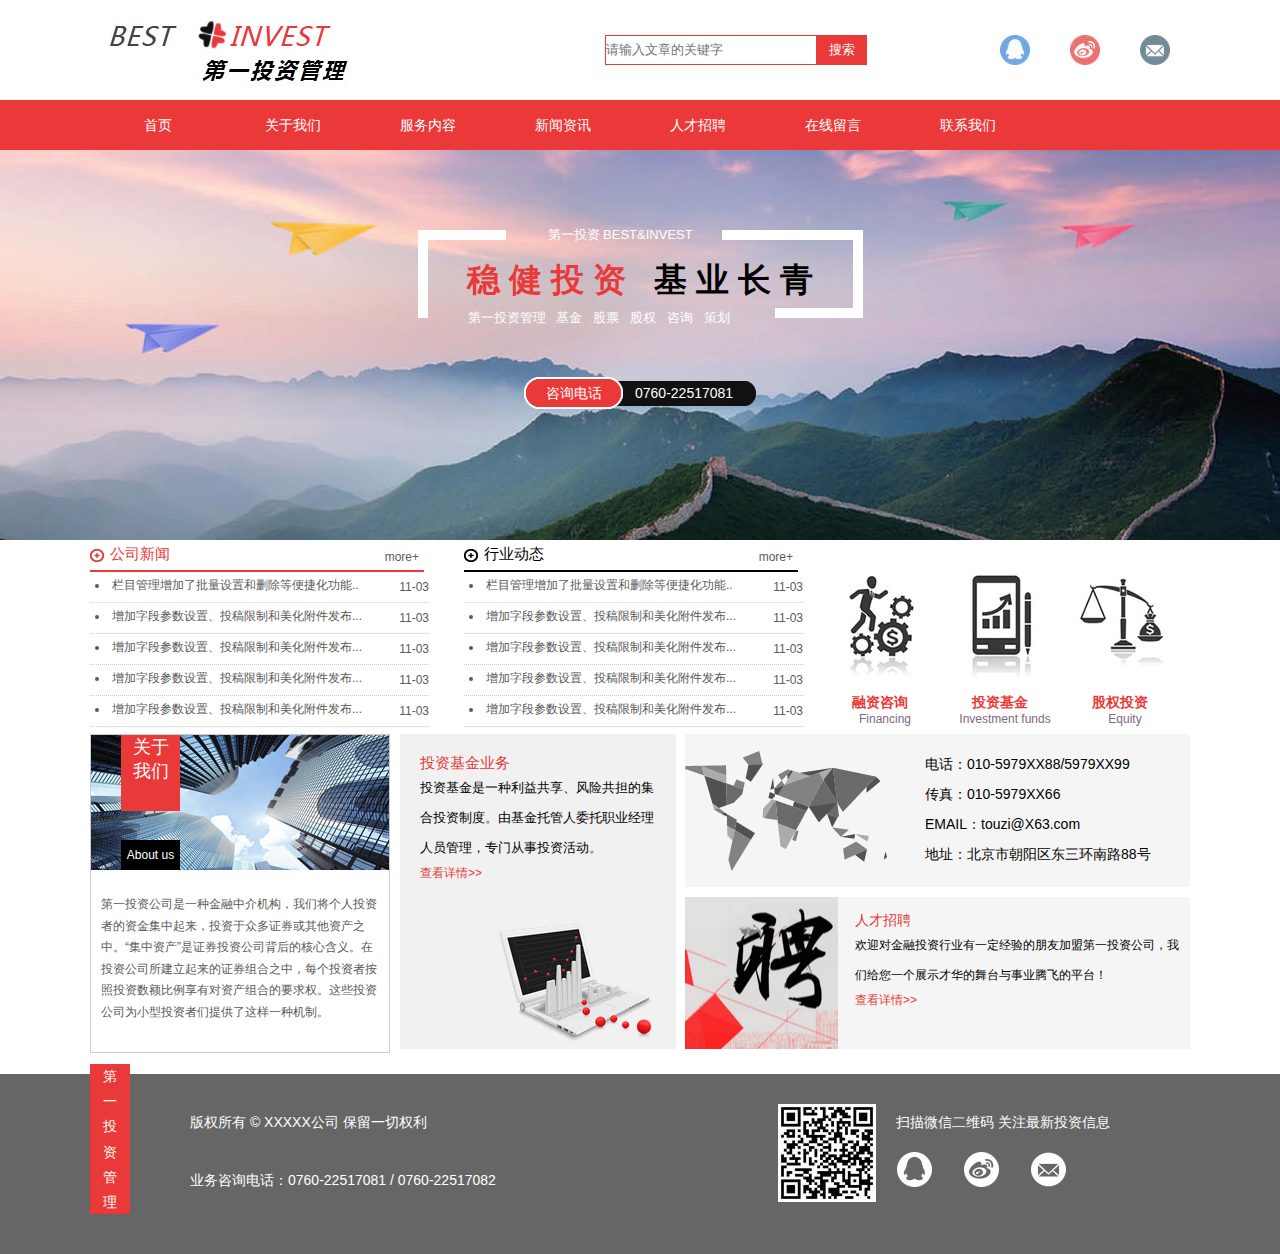
<file: 投资管理网站/index.html>
<!DOCTYPE html>
<html lang="en">
<head>
	<meta charset="UTF-8">
	<title>第一投资管理</title>
	<link rel="stylesheet" href="css/common.css">
	<link rel="stylesheet" href="css/index.css">
</head>
<body>
	<div id="header">
		<div id="header-wrapper">
			<a href="javascript:void(0)" id="header-logo"></a>

			<div id="header-search">
				<input type="text" id="header-search-input" placeholder="请输入文章的关键字">
				<input type="button" value="搜索" id="header-search-btn">
			</div>
			<ul id="header-icon-wrap">
				<li class="header-icon-list">
					<a href="" class="header-icon-list-img header-icon-qq"></a>
				</li>
				<li class="header-icon-list">
					<a href="" class="header-icon-list-img header-icon-sina"></a>
				</li>
				<li class="header-icon-list">
					<a href="" class="header-icon-list-img header-icon-email"></a>
				</li>
			</ul>
		</div>
	</div>
	<div id="nav">
		<div id="nav-wrap">
			<ul id="nav-menu">
				<li class="nav-menu-list">
					<a href="javascript:void(0)" class="nav-menu-link">首页</a>
				</li>
				<li class="nav-menu-list">
					<a href="javascript:void(0)" class="nav-menu-link">关于我们</a>
				</li>
				<li class="nav-menu-list">
					<a href="javascript:void(0)" class="nav-menu-link">服务内容</a>
				</li>
				<li class="nav-menu-list">
					<a href="javascript:void(0)" class="nav-menu-link">新闻资讯</a>
				</li>
				<li class="nav-menu-list">
					<a href="javascript:void(0)" class="nav-menu-link">人才招聘</a>
				</li>
				<li class="nav-menu-list">
					<a href="javascript:void(0)" class="nav-menu-link">在线留言</a>
				</li>
				<li class="nav-menu-list">
					<a href="javascript:void(0)" class="nav-menu-link">联系我们</a>
				</li>
			</ul>
		</div>
	</div>

	<div id="banner">
		<div id="banner-wrap">
			<div class="banner-content">
				<p class="banner-tips">第一投资 BEST&INVEST</p>
				<h1 class="banner-title"><span class="text-red">稳 健 投 资</span>&nbsp;&nbsp;<span class="text-black"> 基 业 长 青</span></h1>
				<p class="banner-text">第一投资管理 &nbsp; 基金 &nbsp; 股票 &nbsp; 股权 &nbsp; 咨询 &nbsp; 策划</p>
				<div class="banner-contact">咨询电话<span class="banner-phone">0760-22517081</span></div>
			</div>
		</div>
	</div>

	<div id="container">
		<div id="main">
			<div id="index-wrap1">
				<div id="index-news">
					<span class="index-news-title"><span>公司新闻</span><a href="javascript:void(0)" class="index-news-title-more">more+</a></span>
					<ul class="index-news-content">
						<li class="index-news-list">
							<a href="javascript:voic(0)" class="index-news-link text-ellipsis">栏目管理增加了批量设置和删除等便捷化功能..</a>
							<span class="index-news-date">11-03</span>
						</li>

						<li class="index-news-list">
							<a href="javascript:voic(0)" class="index-news-link text-ellipsis">增加字段参数设置、投稿限制和美化附件发布...</a>
							<span class="index-news-date">11-03</span>
						</li>

						<li class="index-news-list">
							<a href="javascript:voic(0)" class="index-news-link text-ellipsis">增加字段参数设置、投稿限制和美化附件发布...</a>
							<span class="index-news-date">11-03</span>
						</li>

						<li class="index-news-list">
							<a href="javascript:voic(0)" class="index-news-link text-ellipsis">增加字段参数设置、投稿限制和美化附件发布...</a>
							<span class="index-news-date">11-03</span>
						</li>

						<li class="index-news-list">
							<a href="javascript:voic(0)" class="index-news-link text-ellipsis">增加字段参数设置、投稿限制和美化附件发布...</a>
							<span class="index-news-date">11-03</span>
						</li>
					</ul>
				</div>

				<div id="index-business">
					<span class="index-business-title"><span>行业动态</span><a href="javascript:void(0)" class="index-business-title-more">more+</a></span>
					<ul class="index-business-content">
						<li class="index-business-list">
							<a href="javascript:voic(0)" class="index-business-link text-ellipsis">栏目管理增加了批量设置和删除等便捷化功能..</a>
							<span class="index-business-date">11-03</span>
						</li>

						<li class="index-business-list">
							<a href="javascript:voic(0)" class="index-business-link text-ellipsis">增加字段参数设置、投稿限制和美化附件发布...</a>
							<span class="index-business-date">11-03</span>
						</li>

						<li class="index-business-list">
							<a href="javascript:voic(0)" class="index-business-link text-ellipsis">增加字段参数设置、投稿限制和美化附件发布...</a>
							<span class="index-business-date">11-03</span>
						</li>

						<li class="index-business-list">
							<a href="javascript:voic(0)" class="index-business-link text-ellipsis">增加字段参数设置、投稿限制和美化附件发布...</a>
							<span class="index-business-date">11-03</span>
						</li>

						<li class="index-business-list">
							<a href="javascript:voic(0)" class="index-business-link text-ellipsis">增加字段参数设置、投稿限制和美化附件发布...</a>
							<span class="index-business-date">11-03</span>
						</li>
				</div>

				<div id="index-menu">
					
					<div class="index-menu-list">
						<a href="javascript:void(0)" class="index-menu-img menu-img-zixun"></a>
						<a href="javascript:void(0)" class="index-menu-title">融资咨询</a>
						<p class="index-menu-tips">Financing</p>
					</div>
					<div class="index-menu-list">
						<a href="javascript:void(0)" class="index-menu-img menu-img-jijin"></a>
						<a href="javascript:void(0)" class="index-menu-title">投资基金</a>
						<p class="index-menu-tips">Investment funds</p>
					</div>
					<div class="index-menu-list">
						<a href="javascript:void(0)" class="index-menu-img menu-img-touzi"></a>
						<a href="javascript:void(0)" class="index-menu-title">股权投资</a>
						<p class="index-menu-tips">Equity</p>
					</div>
				</div>
		
			</div>

			<div id="index-wrap2">
				<div class="index-about">
					<span class="index-about-img">
						<span class="index-about-red">关于我们</span>
						<span class="index-about-black">About us</span>
					</span>
					<div class="index-about-info">
						第一投资公司是一种金融中介机构，我们将个人投资者的资金集中起来，投资于众多证券或其他资产之中。“集中资产”是证券投资公司背后的核心含义。在投资公司所建立起来的证券组合之中，每个投资者按照投资数额比例享有对资产组合的要求权。这些投资公司为小型投资者们提供了这样一种机制。
					</div>
				</div>

				<div class="index-invest">
					<p class="index-invest-title">投资基金业务</p>
					<div class="index-invest-text">
						投资基金是一种利益共享、风险共担的集合投资制度。由基金托管人委托职业经理人员管理，专门从事投资活动。
					</div>
					<a href="javascript:void(0)" class="index-invest-more">查看详情>></a>
				</div>

				<div class="index-wrap2-right">
					
					<div class="index-contect">
						<div class="index-content-info">
							<p class="index-content-list">电话：010-5979XX88/5979XX99</p>
							<p class="index-content-list">传真：010-5979XX66</p>
							<p class="index-content-list">EMAIL：touzi@X63.com</p>
							<p class="index-content-list">地址：北京市朝阳区东三环南路88号</p>
						</div>
					</div>

					<div class="index-recruitment">
						<div class="index-recruitment-info">
							<p class="index-recruitment-title">人才招聘</p>
							<div class="index-recruitment-txt">
								​欢迎对金融投资行业有一定经验的朋友加盟第一投资公司，我们给您一个展示才华的舞台与事业腾飞的平台！
							</div>
							<a href="javascript:void(0)" class="index-recruitment-more">查看详情>></a>
						</div>
					</div>

				</div>
			</div>
		</div>
	</div>

	<div id="footer">
		<div id="footer-wrap">
			<span id="footer-tips">第<br/>一<br/>投<br/>资<br/>管<br/>理</span>
			<div id="footer-info">
				<p class="footer-info-txt">版权所有 © XXXXX公司 保留一切权利</p>
				<p class="footer-info-txt">业务咨询电话：0760-22517081 / 0760-22517082</p>
			</div>
			<div id="footer-qr">
				<span id="footer-qr-img"></span>
				<div id="footer-qr-info">
					<p id="footer-qr-txt">扫描微信二维码 关注最新投资信息</p>
					<ul id="footer-icon">
						<li class="footer-icon-list"><a class="footer-icon-pic footer-icon-qq" href="javascript:void(0)"></a></li>
						<li class="footer-icon-list"><a class="footer-icon-pic footer-icon-sina" href="javascript:void(0)"></a></li>
						<li class="footer-icon-list"><a class="footer-icon-pic footer-icon-email" href="javascript:void(0)"></a></li>
					</ul>
				</div>
			</div>
		</div>
	</div>
</body>
</html>
</file>
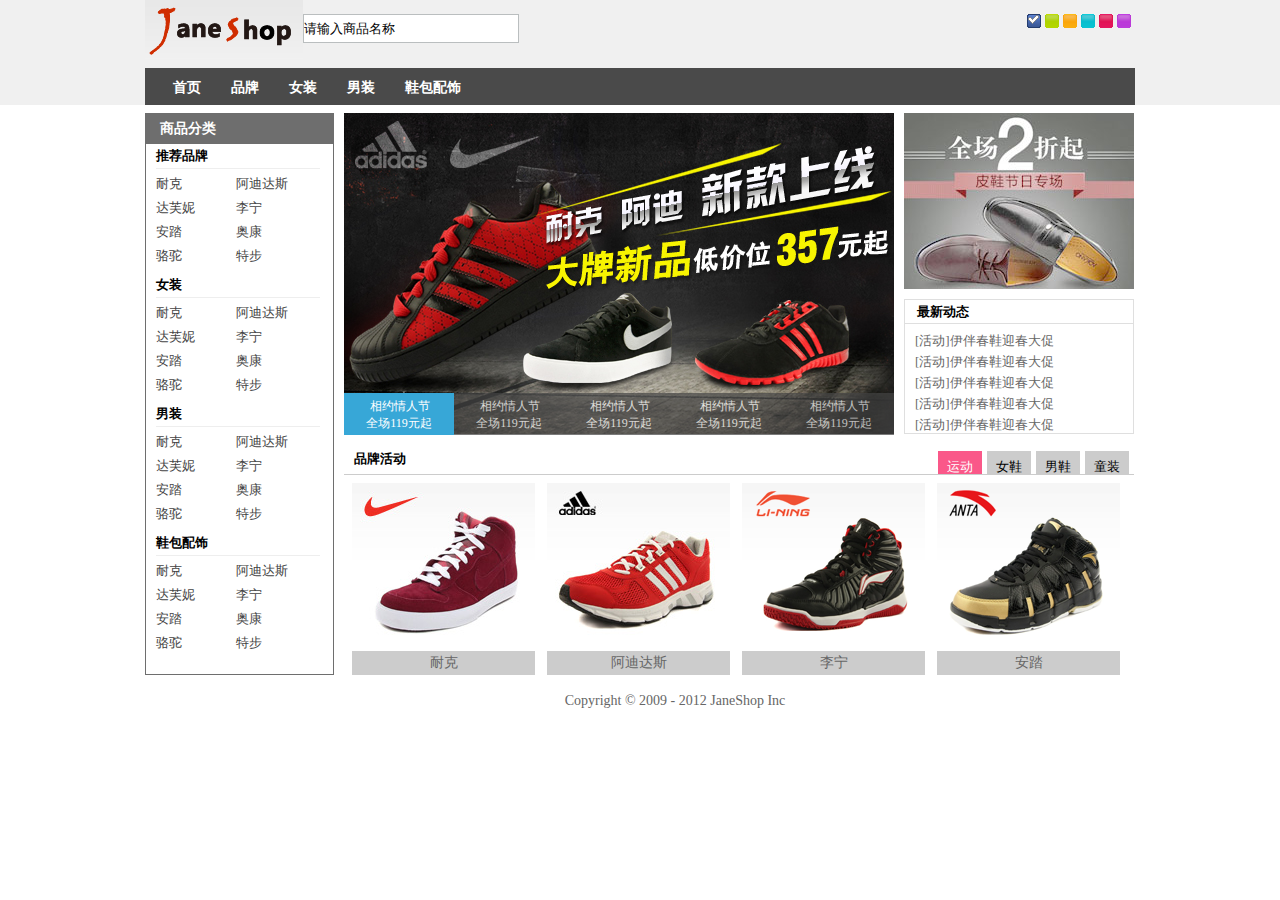
<file: 网上商城/index.html>
<!DOCTYPE html>
<html lang="en">
<head>
	<meta charset="UTF-8">
	<title>网上商城首页</title>
	<link rel="stylesheet" href="css/common.css">
	<link rel="stylesheet" href="css/detail.css">
</head>
<body>
	<div id="header">
		<div class="wrap">
			<a href="#" id="logo">
				<img src="images/logo.gif" alt="">
			</a>
			<input type="text" id="header-input" value="请输入商品名称">
			<ul id="skin-select">
				 <li id="skin-01"></li>
				 <li id="skin-02"></li>
				 <li id="skin-03"></li>
				 <li id="skin-04"></li>
				 <li id="skin-05"></li>
				 <li id="skin-06"></li>
			</ul>
			<div id="header-bottom">
				<ul id="nav">
					<li><a href="#" class="nav-li">首页</a>
					</li>
					<li><a href="#" class="nav-li">品牌</a>
					<ul class="sublink">
			<li >
			<h3>品牌</h3>
			<ul class="submenu">
				<li><a href="#">耐克</a></li>
				<li><a href="#">耐克</a></li>
				<li><a href="#">耐克</a></li>
				<li><a href="#">耐克</a></li>
				<li><a href="#">耐克</a></li>
				<li><a href="#">耐克</a></li>
				<li><a href="#">耐克</a></li>
				<li><a href="#">耐克</a></li>
				<li><a href="#">耐克</a></li>
				<li><a href="#">耐克</a></li>
				<li><a href="#">耐克</a></li>
				<li><a href="#">耐克</a></li>
			</ul></li>
			<li>
				<h3>品牌</h3>
				<ul class="submenu">
				<li><a href="#">耐克</a></li>
				<li><a href="#">耐克</a></li>
				<li><a href="#">耐克</a></li>
				<li><a href="#">耐克</a></li>
				<li><a href="#">耐克</a></li>
				<li><a href="#">耐克</a></li>
				<li><a href="#">耐克</a></li>
				<li><a href="#">耐克</a></li>
				<li><a href="#">耐克</a></li>
				<li><a href="#">耐克</a></li>
				<li><a href="#">耐克</a></li>
				<li><a href="#">耐克</a></li>
			</ul></li>
			</li>
	</ul></li>
					<li><a href="#">女装</a></li>
					<li><a href="#">男装</a></li>
					<li><a href="#">鞋包配饰</a></li>
				</ul>	
			</div>
			 
		</div>
	</div>
	<div id="content">
		<div class="wrap">
			<div id="classify">
				<div id="classify-title">商品分类</div>
				<div id="recommend">
					<h3>推荐品牌</h3>
					<ul class="classify-content">
						<li><a href="#">耐克</a></li>
						<li><a href="#">阿迪达斯</a></li>
						<li><a href="#">达芙妮</a></li>
						<li><a href="#">李宁</a></li>
						<li><a href="#">安踏</a></li>
						<li><a href="#">奥康</a></li>
						<li><a href="#">骆驼</a></li>
						<li><a href="#">特步</a></li>
					</ul>
				</div>
				<div id="lady">
					<h3>女装</h3>
					<ul  class="classify-content">
						<li><a href="#">耐克</a></li>
						<li><a href="#">阿迪达斯</a></li>
						<li><a href="#">达芙妮</a></li>
						<li><a href="#">李宁</a></li>
						<li><a href="#">安踏</a></li>
						<li><a href="#">奥康</a></li>
						<li><a href="#">骆驼</a></li>
						<li><a href="#">特步</a></li>
					</ul>
				</div>
				<div id="men">
					<h3>男装</h3>
					<ul  class="classify-content">
						<li><a href="#">耐克</a></li>
						<li><a href="#">阿迪达斯</a></li>
						<li><a href="#">达芙妮</a></li>
						<li><a href="#">李宁</a></li>
						<li><a href="#">安踏</a></li>
						<li><a href="#">奥康</a></li>
						<li><a href="#">骆驼</a></li>
						<li><a href="#">特步</a></li>
					</ul>
				</div>
				<div id="shoes">
					<h3>鞋包配饰</h3>
					<ul  class="classify-content">
						<li><a href="#">耐克</a></li>
						<li><a href="#">阿迪达斯</a></li>
						<li><a href="#">达芙妮</a></li>
						<li><a href="#">李宁</a></li>
						<li><a href="#">安踏</a></li>
						<li><a href="#">奥康</a></li>
						<li><a href="#">骆驼</a></li>
						<li><a href="#">特步</a></li>
					</ul>
				</div>
			</div>
			<div id="ads">
				<img src="images/ads/1.jpg" class="selected">
				<img src="images/ads/2.jpg" alt="">
				<img src="images/ads/3.jpg" alt="">
				<img src="images/ads/4.jpg" alt="">
				<img src="images/ads/5.jpg" alt="">
				<ul id="ads-ul">
					<li class="sele"><a href="#" >相约情人节全场119元起</a></li>
					<li><a href="#">相约情人节全场119元起</a></li>
					<li><a href="#">相约情人节全场119元起</a></li>
					<li><a href="#">相约情人节全场119元起</a></li>
					<li><a href="#">相约情人节全场119元起</a></li>
				</ul>
			</div>
			<div id="news">
				<img src="images/upload/20120216.jpg" id="goods-pic">
				<div id="notice">
					<h3>最新动态</h3>
					<ul>
						<li><a href="#">[活动]伊伴春鞋迎春大促</a></li>
						<li><a href="#">[活动]伊伴春鞋迎春大促</a></li>
						<li><a href="#">[活动]伊伴春鞋迎春大促</a></li>
						<li><a href="#">[活动]伊伴春鞋迎春大促</a></li>
						<li><a href="#">[活动]伊伴春鞋迎春大促</a></li>
					</ul>
				</div>
			</div>
			<div id="activity">
				<div id="activity-header">
					<h3>品牌活动</h3>
					<ul id="activity-ul">
						<li><a href="#" class="selec">运动</a></li>
						<li><a href="#">女鞋</a></li>
						<li><a href="#">男鞋</a></li>
						<li><a href="#">童装</a></li>
					</ul>
				</div>
				<div id="container">
					<div id="activity-pic">
					<ul id="pic-all">
						<li class="pic-detail">
							<ul class="pic">
								<li><a href="#">
									<img src="images/upload/20120217.jpg" alt="">
								</a>
								<a href="#" class="name">耐克</a></li>
								<li><a href="#">
									<img src="images/upload/20120218.jpg" alt="">
								</a><a href="#" class="name">阿迪达斯</a></li>
								<li><a href="#">
									<img src="images/upload/20120219.png" alt="">	
								</a><a href="#" class="name">李宁</a></li>
								<li><a href="#">
									<img src="images/upload/20120220.png" alt="">
								</a><a href="#" class="name">安踏</a></li>
							</ul>
						</li>
						<li class="pic-detail">
							<ul class="pic">
								<li><a href="#">
									<img src="images/upload/20120217.jpg" alt="">
								</a>
								<a href="#" class="name">耐克</a></li>
								<li><a href="#">
									<img src="images/upload/20120218.jpg" alt="">
								</a><a href="#" class="name">阿迪达斯</a></li>
								<li><a href="#">
									<img src="images/upload/20120219.png" alt="">	
								</a><a href="#" class="name">李宁</a></li>
								<li><a href="#">
									<img src="images/upload/20120220.png" alt="">
								</a><a href="#" class="name">安踏</a></li>
							</ul>
						</li>
						<li class="pic-detail">
							<ul class="pic">
								<li><a href="#">
									<img src="images/upload/20120217.jpg" alt="">
								</a>
								<a href="#" class="name">耐克</a></li>
								<li><a href="#">
									<img src="images/upload/20120218.jpg" alt="">
								</a><a href="#" class="name">阿迪达斯</a></li>
								<li><a href="#">
									<img src="images/upload/20120219.png" alt="">	
								</a><a href="#" class="name">李宁</a></li>
								<li><a href="#">
									<img src="images/upload/20120220.png" alt="">
								</a><a href="#" class="name">安踏</a></li>
							</ul>
						</li>
						<li class="pic-detail">
							<ul class="pic">
								<li><a href="#">
									<img src="images/upload/20120217.jpg" alt="">
								</a>
								<a href="#" class="name">耐克</a></li>
								<li><a href="#">
									<img src="images/upload/20120218.jpg" alt="">
								</a><a href="#" class="name">阿迪达斯</a></li>
								<li><a href="#">
									<img src="images/upload/20120219.png" alt="">	
								</a><a href="#" class="name">李宁</a></li>
								<li><a href="#">
									<img src="images/upload/20120220.png" alt="">
								</a><a href="#" class="name">安踏</a></li>
							</ul>
						</li>
					</ul>
				</div>
				</div>
				
			</div>
		</div>	
	</div>
	<div id="footer">
		Copyright © 2009 - 2012 JaneShop Inc
	</div>
	<script src='js/jquery-1.12.4.js'></script>
	<script src='js/index.js'></script>
	<script src='js/detail.js'></script>
</body>
</html>
</file>
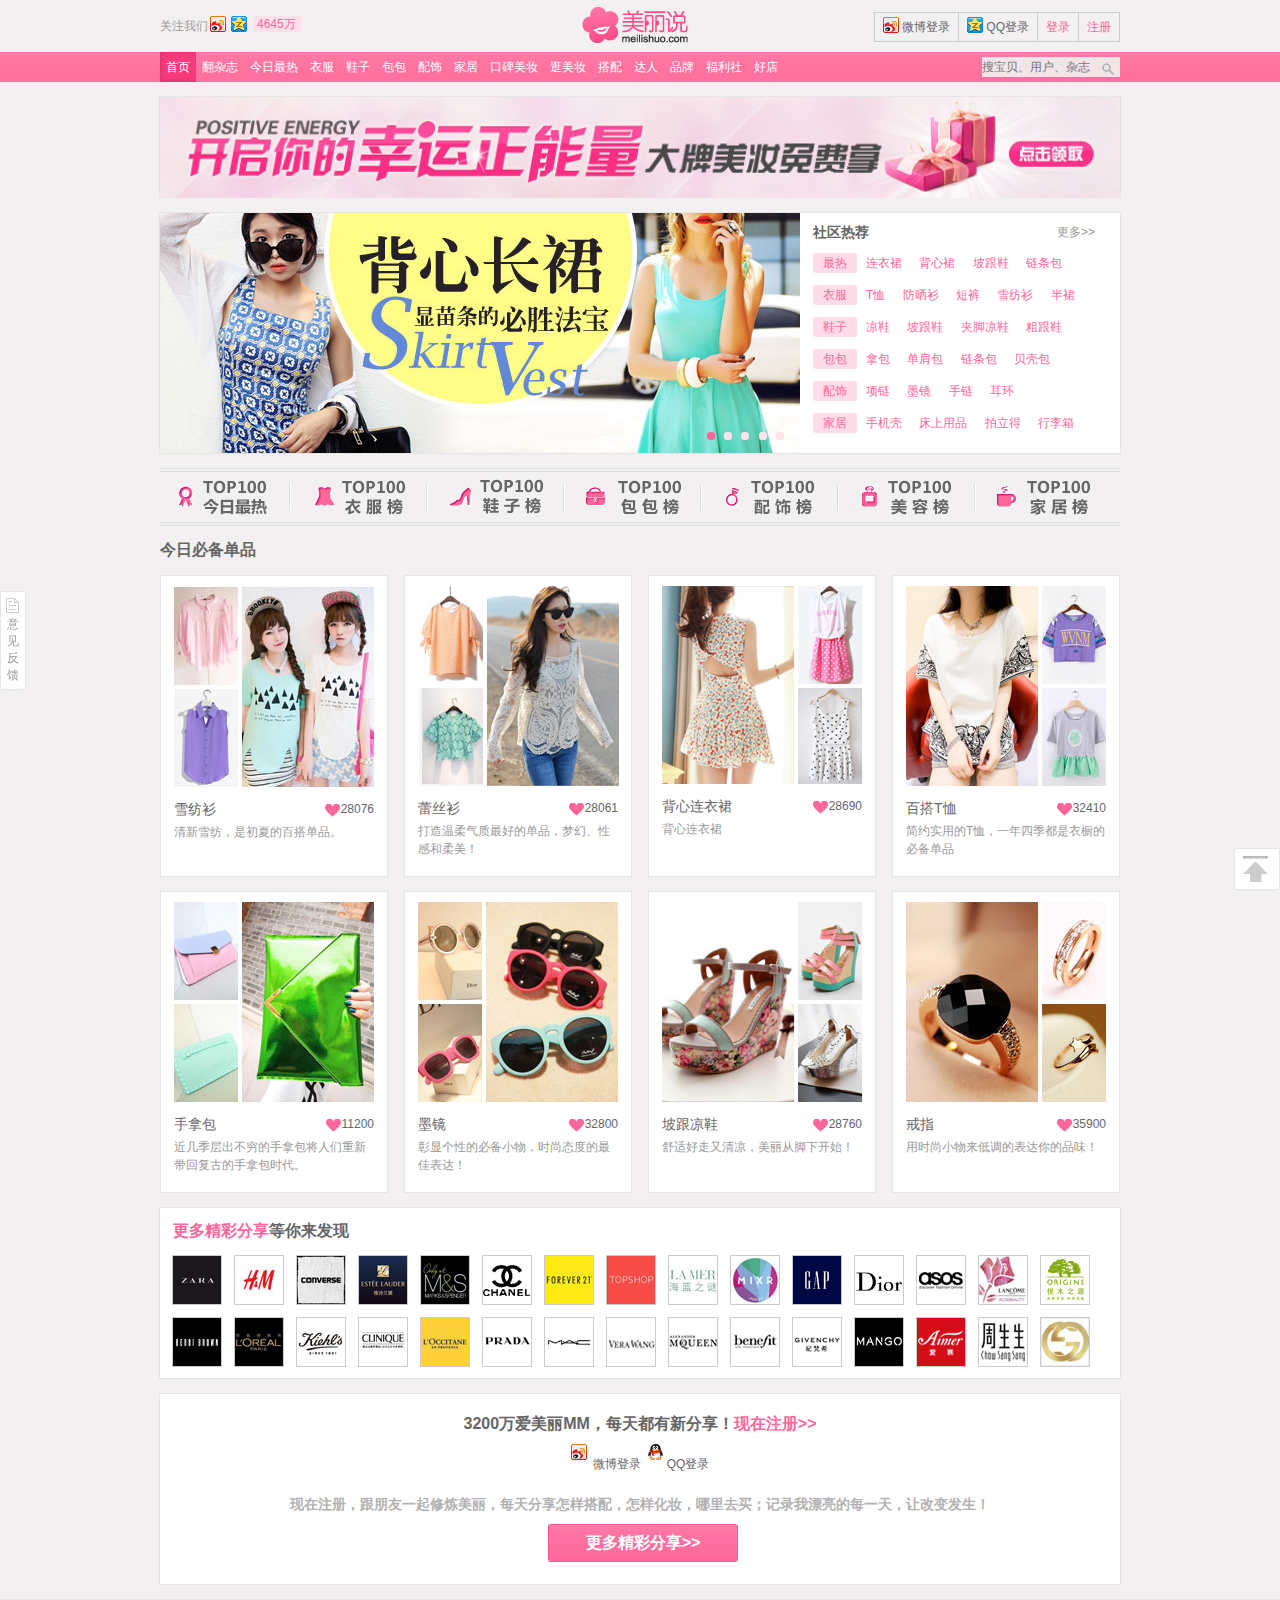
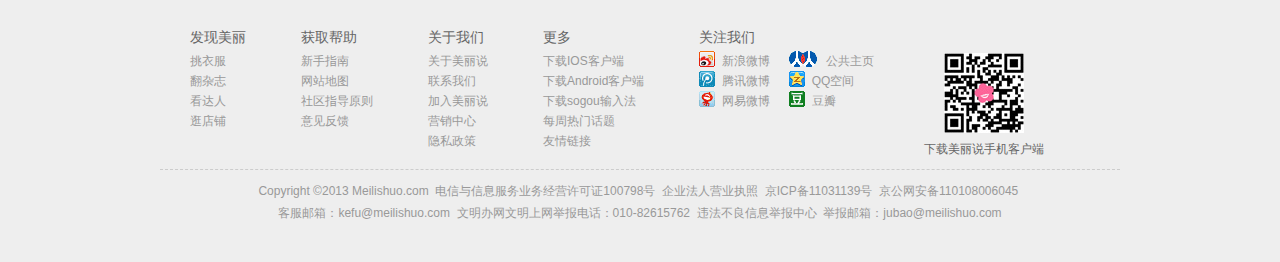
<file: 美丽说网站练习/index.html>
<!doctype html>
<html lang="en">
<head>
	<meta charset="UTF-8"/>
	<title>美丽说</title>
	<link rel="stylesheet" href="css/base.css"/>
	<link rel="stylesheet" href="css/index.css"/>
</head>
<body>
	<!-- <div class="container"> -->
		<div id="header" class="center">
			<div class="follow clearfix">
				<span>关注我们</span>
				<span class="weibo"></span>
				<span class="qzone"></span>
				<span class="follow-num">4645万</span>
			</div>
			<a class="logo" href="#"></a>
			<ul class="login-menu clearfix">
				<li><a href="#"><span class="weibo"></span>微博登录</a></li>
				<li><a href="#"><span class="qzone"></span>QQ登录</a></li>
				<li><a href="login.html" class="c-pink">登录</a></li>
				<li style="border-right:none;"><a href="register.html" class="c-pink">注册</a></li>
			</ul>
		</div>
		<div id="nav">
			<div class="center">
				<ul class="clearfix">
					<li><a href="index.html" class="active">首页</a></li>
					<li><a href="#">翻杂志</a></li>
					<li><a href="#">今日最热</a></li>
					<li><a href="#">衣服</a></li>
					<li><a href="#">鞋子</a></li>
					<li><a href="#">包包</a></li>
					<li><a href="#">配饰</a></li>
					<li><a href="#">家居</a></li>
					<li><a href="#">口碑美妆</a></li>
					<li><a href="#">逛美妆</a></li>
					<li><a href="#">搭配</a></li>
					<li><a href="#">达人</a></li>
					<li><a href="#">品牌</a></li>
					<li><a href="#">福利社</a></li>
					<li><a href="#">好店</a></li>
				</ul>
				<div class="search clearfix">
					<input class="search-ipt" type="text" autocomplete="off" value="" placeholder="搜宝贝、用户、杂志">
					<input type="submit" class="search-btn" value=""/>
				</div>
			</div>
		</div>
		<div id="banner" class="center">
			<a href="#"><img src="img/1f1aba67dc2be4fd9a36344597fa_950_100.c1.jpg" alt=""/></a>
		</div>
		<div id="recommend" class="center">
			<div id="carousel">
				<ul class="carousel-num">
					<li class="active"></li>
					<li></li>
					<li></li>
					<li></li>
					<li></li>
				</ul>
				<div class="carousel-img">
					<div class="active"><a href="#"><img src="img/c05b351c82e035df854c9b4e4e05_640_240.c1.jpg" alt=""></a></div>
					<div><a href="#"><img src="img/0aea419c7e79bd5cf2c5d5fcc0e1_640_240.c1.jpg" alt=""></a></div>
					<div><a href="#"><img src="img/e61b845c1a6e7fa323fcbf78c0be_640_240.c1.jpg" alt=""></a></div>
					<div><a href="#"><img src="img/f89de28353e90a4b780453a1f16b_640_240.c1.jpg" alt=""></a></div>
					<div><a href="#"><img src="img/4378c382c33dc91a6c7a780c20b0_640_240.c1.jpg" alt=""></a></div>
					<div><a href="#"><img src="img/c05b351c82e035df854c9b4e4e05_640_240.c1.jpg" alt=""></a></div>
				</div>
			</div>
			<div class="recommend-cate">
				<div class="recommend-cate-title">
					<h2>社区热荐</h2>
					<span>更多&gt;&gt;</span>
				</div>
				<ul class="recommend-cate-list">
					<li>
						<dl>
							<dt><a href="#">最热</a></dt>
							<dd>
								<a href="#">连衣裙</a>
								<a href="#">背心裙</a>
								<a href="#">坡跟鞋</a>
								<a href="#">链条包</a>
							</dd>
						</dl>
					</li>
					<li>
						<dl>
							<dt><a href="#">衣服</a></dt>
							<dd>
								<a href="#">T恤</a>
								<a href="#">防晒衫</a>
								<a href="#">短裤</a>
								<a href="#">雪纺衫</a>
								<a href="#">半裙</a>
							</dd>
						</dl>
					</li>
					<li>
						<dl>
							<dt><a href="#">鞋子</a></dt>
							<dd>
								<a href="#">凉鞋</a>
								<a href="#">坡跟鞋</a>
								<a href="#">夹脚凉鞋</a>
								<a href="#">粗跟鞋</a>
							</dd>
						</dl>
					</li>
					<li>
						<dl>
							<dt><a href="#">包包</a></dt>
							<dd>
								<a href="#">拿包</a>
								<a href="#">单肩包</a>
								<a href="#">链条包</a>
								<a href="#">贝壳包</a>
							</dd>
						</dl>
					</li>
					<li>
						<dl>
							<dt><a href="#">配饰</a></dt>
							<dd>
								<a href="#">项链</a>
								<a href="#">墨镜</a>
								<a href="#">手链</a>
								<a href="#">耳环</a>
							</dd>
						</dl>
					</li>
					<li>
						<dl>
							<dt><a href="#">家居</a></dt>
							<dd>
								<a href="#">手机壳</a>
								<a href="#">床上用品</a>
								<a href="#">拍立得</a>
								<a href="#">行李箱</a>
							</dd>
						</dl>
					</li>
				</ul>
			</div>
		</div>
		<div id="top100" class="center">
			<div class="top100-inner">
				<a href="#"></a>
				<a href="#"></a>
				<a href="#"></a>
				<a href="#"></a>
				<a href="#"></a>
				<a href="#"></a>
				<a href="#"></a>
			</div>
		</div>
		<div class="wrapper center">
			<h3>今日必备单品</h3>
			<ul class="product-list clearfix">
				<li class="col1">
					<a href="#" class="product-img"><img src="img/2ee174c676524681ec35c38225ec_200_201.c1.jpg" alt=""></a>
					<p class="product-title"><a href="#" class="title">雪纺衫</a><span class="like"><em></em>28076</span></p>
					<p class="product-detail">清新雪纺，是初夏的百搭单品。</p>
				</li>
				<li>
					<a href="#" class="product-img"><img src="img/9da549998f71471dfa07d6292595_201_200.c1.jpg" alt=""></a>
					<p class="product-title"><a href="#" class="title">蕾丝衫</a><span class="like"><em></em>28061</span></p>
					<p class="product-detail">打造温柔气质最好的单品，梦幻、性感和柔美！</p>
				</li>
				<li>
					<a href="#" class="product-img"><img src="img/1b9917000d2f04c7d9b3d5826c7d_201_198.c1.jpg" alt=""></a>
					<p class="product-title"><a href="#" class="title">背心连衣裙</a><span class="like"><em></em>28690</span></p>
					<p class="product-detail">背心连衣裙</p>
				</li>
				<li class="col4">
					<a href="#" class="product-img"><img src="img/a1cf7483a9c25a66977e592aa8b1_200_200.c1.jpg" alt=""></a>
					<p class="product-title"><a href="#" class="title">百搭T恤</a><span class="like"><em></em>32410</span></p>
					<p class="product-detail">简约实用的T恤，一年四季都是衣橱的必备单品</p>
				</li>
				<li class="col1">
					<a href="#" class="product-img"><img src="img/2df213f4a1a0d6f486f540e7f183_200_200.c1.jpg" alt=""></a>
					<p class="product-title"><a href="#" class="title">手拿包</a><span class="like"><em></em>11200</span></p>
					<p class="product-detail">近几季层出不穷的手拿包将人们重新带回复古的手拿包时代。</p>
				</li>
				<li>
					<a href="#" class="product-img"><img src="img/9ae01544a7262740ec1039f7bc2f_201_200.c1.jpg" alt=""></a>
					<p class="product-title"><a href="#" class="title">墨镜</a><span class="like"><em></em>32800</span></p>
					<p class="product-detail">彰显个性的必备小物，时尚态度的最佳表达！</p>
				</li>
				<li>
					<a href="#" class="product-img"><img src="img/892f21cfa2a07cbe6dd77bc0a508_201_200.c1.jpg" alt=""></a>
					<p class="product-title"><a href="#" class="title">坡跟凉鞋</a><span class="like"><em></em>28760</span></p>
					<p class="product-detail">舒适好走又清凉，美丽从脚下开始！</p>
				</li>
				<li class="col4">
					<a href="#" class="product-img"><img src="img/3709f3fb908485c472ca87e2478b_200_200.c1.jpg" alt=""></a>
					<p class="product-title"><a href="#" class="title">戒指</a><span class="like"><em></em>35900</span></p>
					<p class="product-detail">用时尚小物来低调的表达你的品味！</p>
				</li>
			</ul>
		</div>
		<div id="discover" class="center">
			<h3><a href="#" target="_blank">更多精彩分享</a>等你来发现</h3>
			<ul>
				<li><a href="#"><img src="img/074cc532a1e41434689929f4124b_48_48.jpg" alt=""></a></li>
				<li><a href="#"><img src="img/7899dfdfafee03d6ce935b9bea21_48_48.jpg" alt=""></a></li>
				<li><a href="#"><img src="img/c928aa6e660abccb865812789c8f_48_48.jpg" alt=""></a></li>
				<li><a href="#"><img src="img/507aa1ed66bfaf0a076a2fe76034_48_48.jpg" alt=""></a></li>
				<li><a href="#"><img src="img/dce05560b063b83456b6b14cf6ed_48_48.jpg" alt=""></a></li>
				<li><a href="#"><img src="img/1d7afaf8bd5814c4d24cf77974a8_48_48.jpg" alt=""></a></li>
				<li><a href="#"><img src="img/9d6cb1551d97d6e8569022bdfcab_48_48.jpg" alt=""></a></li>
				<li><a href="#"><img src="img/28e1653ef6f1a64d1466fbfa2b8d_48_48.jpg" alt=""></a></li>
				<li><a href="#"><img src="img/b5457885fcbc6a19850ba6685d90_48_48.jpg" alt=""></a></li>
				<li><a href="#"><img src="img/af1695ff83607718cd02c7c2be50_48_48.c1.jpg" alt=""></a></li>
				<li><a href="#"><img src="img/e08c8e7a66bfeb7f4e22a9e6222e_48_48.jpg" alt=""></a></li>
				<li><a href="#"><img src="img/376117df313071a5888b05d8828a_48_48.jpg" alt=""></a></li>
				<li><a href="#"><img src="img/f81ac584125d6fcadc5f84fe0cf8_48_48.jpg" alt=""></a></li>
				<li><a href="#"><img src="img/a0375d7bcbfcb3bbcc65c07e8f29_48_48.jpg" alt=""></a></li>
				<li><a href="#"><img src="img/67540b3fe5e86ac2de0ff8671ab3_48_48.c1.jpg" alt=""></a></li>
				<li><a href="#"><img src="img/b99ddd723be74fbc42d31862517a_48_48.jpg" alt=""></a></li>
				<li><a href="#"><img src="img/e31b10e52d73cf063cf61f0ecacc_48_48.jpg" alt=""></a></li>
				<li><a href="#"><img src="img/d7317d4405a003f4c6b57ad31df1_48_48.jpg" alt=""></a></li>
				<li><a href="#"><img src="img/057c2e68b93fbb28e8025b155843_48_48.jpg" alt=""></a></li>
				<li><a href="#"><img src="img/e865296b0426ae8a93afe5c34079_48_48.jpg" alt=""></a></li>
				<li><a href="#"><img src="img/c7eceb7743f4ae2dbb22898b4fce_48_48.jpg" alt=""></a></li>
				<li><a href="#"><img src="img/5ef547b9bbad66aa11616c438a43_48_48.jpg" alt=""></a></li>
				<li><a href="#"><img src="img/e2069d47494780065b07e5fcc249_48_48.jpg" alt=""></a></li>
				<li><a href="#"><img src="img/27b26bf260734a856a68fd372f45_48_48.jpg" alt=""></a></li>
				<li><a href="#"><img src="img/e8d2b8750f0d5cf90222ed076017_48_48.jpg" alt=""></a></li>
				<li><a href="#"><img src="img/2858e7fcdd97c58de0994d9a88dc_48_48.jpg" alt=""></a></li>
				<li><a href="#"><img src="img/7ea29c14ae964afa835f8321afad_48_48.jpg" alt=""></a></li>
				<li><a href="#"><img src="img/a596d7806f39ca51a806d4ca2659_48_48.jpg" alt=""></a></li>
				<li><a href="#"><img src="img/7f3cb44d91c5d1b96b1b1c3c0a10_48_48.jpg" alt=""></a></li>
				<li><a href="#"><img src="img/caac186d2b9278d3bf2f0d79ddc2_48_48.jpg" alt=""></a></li>
			</ul>
		</div>
		<div id="more-share" class="center">
			<ul>
				<li class="register"><a href="#">3200万爱美丽MM，每天都有新分享！<span>现在注册&gt;&gt;</span></a></li>
				<li>
					<a href="#"><em class="weibo">&nbsp;&nbsp;</em> 微博登录</a>
					<a href="#"><em class="qq">&nbsp;</em> QQ登录</a>
				</li>
				<li class="info">
					现在注册，跟朋友一起修炼美丽，每天分享怎样搭配，怎样化妆，哪里去买；记录我漂亮的每一天，让改变发生！
				</li>
				<li>
					<a class="more-share-btn" href="#" target="_blank"><span></span>更多精彩分享&gt;&gt;</a>
				</li>
			</ul>
		</div>
		<div id="footer">
			<div class="center">
				<div class="col">
					<h4>发现美丽</h4>
					<ul>
						<li>
							<a href="/goods/" target="_blank">挑衣服</a>
						</li>
						<li>
							<a href="/magazine/" target="_blank">翻杂志</a>
						</li>
						<li>
							<a href="/findfs/main/recommend" target="_blank">看达人</a>
						</li>
						<li>
							<a href="/shop/" target="_blank">逛店铺</a>
						</li>
					</ul>
				</div>
				<div class="col">
					<h4>获取帮助</h4>
					<ul>
						<li>
							<a href="/help/" target="_blank">新手指南</a>
						</li>
						<li>
							<a href="/sitemap/" target="_blank">网站地图</a>
						</li>
						<li>
							<a href="/aboutus/direct" target="_blank">社区指导原则</a>
						</li>
						<li>
							<a href="/help/feedback" target="_blank">意见反馈</a>
						</li>
					</ul>
				</div>
				<div class="col">
					<h4>关于我们</h4>
					<ul>
						<li>
							<a href="/aboutus?sl=h3" target="_blank">关于美丽说</a>
						</li>
						<li>
							<a href="/aboutus/contactus?sl=h3" target="_blank">联系我们</a>
						</li>
						<li>
							<a href="/aboutus/joinus?sl=h3" target="_blank">加入美丽说</a>
						</li>
						<li>
							<a href="http://pro.meilishuo.com" target="_blank">营销中心</a>
						</li>
						<li>
							<a href="/aboutus/privacy" target="_blank">隐私政策</a>
						</li>
					</ul>
				</div>
				<div class="col">
					<h4>更多</h4>
					<ul>
						<li>
							<a href="/client/iPhone" target="_blank">下载IOS客户端</a>
						</li>
						<li>
							<a href="/client/android" target="_blank">下载Android客户端</a>
						</li>
						<li>
							<a href="/sogou_skin" target="_blank">下载sogou输入法</a>
						</li>
						<li>
							<a href="/topic/list/hot" target="_blank">每周热门话题</a>
						</li>
						<li>
							<a href="/aboutus/links" target="_blank">友情链接</a>
						</li>
					</ul>
				</div>
				<div class="col">
					<h4>关注我们</h4>
					<ul class="col-2">
						<li>
							<a href="#" target="_blank">
								<span class="weibo">&nbsp;</span>
								新浪微博
							</a>
						</li>
						<li>
							<a href="#" target="_blank">
								<span class="renren">&nbsp;</span>
								公共主页
							</a>
						</li>
						<li>
							<a href="#" target="_blank">
								<span class="tx">&nbsp;</span>
								腾讯微博
							</a>
						</li>
						<li>
							<a href="#" target="_blank">
								<span class="qzone">&nbsp;</span>
								QQ空间
							</a>
						</li>
						<li>
							<a href="h#" target="_blank">
								<span class="wangyi">&nbsp;</span>
								网易微博
							</a>
						</li>
						<li>
							<a href="#" target="_blank">
								<span class="douban">&nbsp;</span>
								豆瓣
							</a>
						</li>
					</ul>
				</div>
				<div class="col weixin">
					<img src="img/qrcode_meilishuo.jpg" alt=" ">
					<p>下载美丽说手机客户端</p>
				</div>
				<div class="copyright">
					Copyright ©2013 Meilishuo.com &nbsp;<a href="#" target="_blank">电信与信息服务业务经营许可证100798号</a>&nbsp; <a href="#" target="_blank">企业法人营业执照</a>&nbsp; 京ICP备11031139号&nbsp; 京公网安备110108006045&nbsp;<br>客服邮箱：kefu@meilishuo.com&nbsp; 文明办网文明上网举报电话：010-82615762 &nbsp;<a href="#" target="_blank">违法不良信息举报中心</a>&nbsp; 举报邮箱：jubao@meilishuo.com
				</div>
			</div>
		</div>
	<!-- </div> -->
	<a id="feedback" href="#"><span>意见反馈</span></a>
	<a id="go-top" href="javascript:;"></a>
	<script src="js/wichung.js"></script>
	<script src="js/index.js"></script>
</body>
</html>
</file>
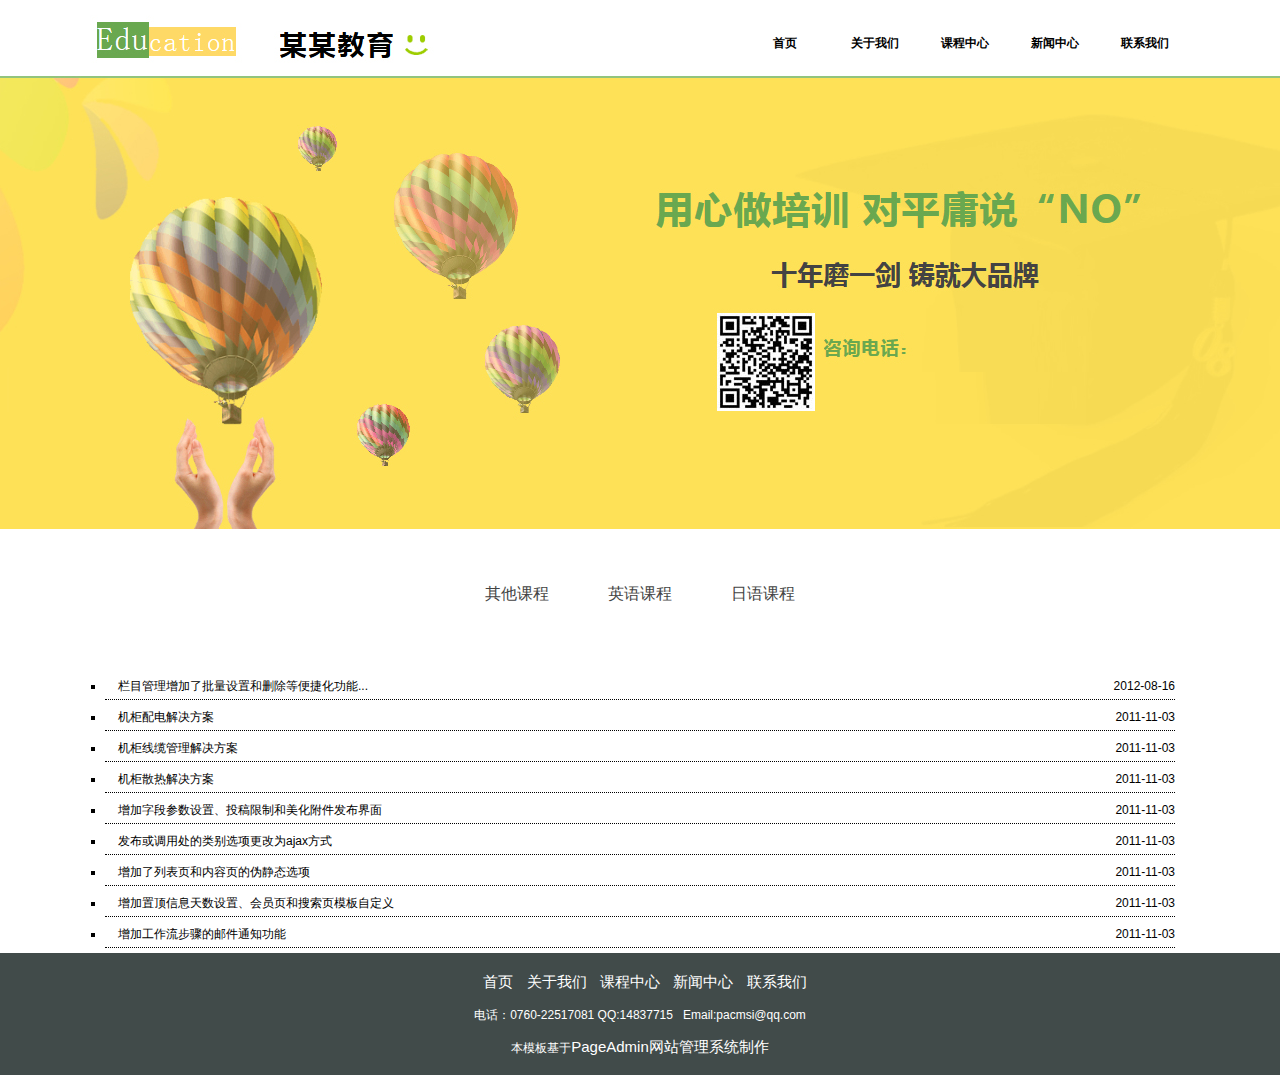
<file: 培训公司教育网站/news.html>
<!DOCTYPE html>
<html lang="en">
<head>
	<meta charset="UTF-8">
	<title>Document</title>
	<link rel="stylesheet" href="css/common.css"/>
	<link rel="stylesheet" href="css/news.css"/>
</head>
<body>
	<div id="header">
		<img src="img/logo.jpg" alt="logo"/>
		<ul id="main-nav">
			<li><a href="#">首页</a></li>
			<li><a href="#">关于我们</a></li>
			<li><a href="#">课程中心</a></li>
			<li><a href="#">新闻中心</a></li>
			<li><a href="#">联系我们</a></li>
		</ul>
	</div>
	<div id="content">
		<div id="banner">
			<img src="img/banner01.jpg" alt="banner"/>
		</div>
		<div id="news">
			<div id="infor-nav">
				<a href="javascript:void(0)" class="infor-nav-list">其他课程</a>
				<a href="javascript:void(0)" class="infor-nav-list">英语课程</a>
				<a href="javascript:void(0)" class="infor-nav-list">日语课程</a>
			</div>
			<ul class="new">
				<li><span class="title">
					<a href="#">栏目管理增加了批量设置和删除等便捷化功能...</a></span>
					<span class="date">2012-08-16</span>
					<span class="clear"></span>
				</li>

				<li><span class="title">
					<a href="#">机柜配电解决方案</a></span>
					<span class="date">2011-11-03</span>
					<span class="clear"></span>
				</li>

				<li><span class="title">
					<a href="#">机柜线缆管理解决方案</a></span>
					<span class="date">2011-11-03</span>
					<span class="clear"></span>
				</li>

				<li><span class="title">
					<a href="#">机柜散热解决方案</a></span>
					<span class="date">2011-11-03</span>
					<span class="clear"></span>
				</li>

				<li><span class="title">
					<a href="#">增加字段参数设置、投稿限制和美化附件发布界面</a></span>
					<span class="date">2011-11-03</span>
					<span class="clear"></span>
				</li>

				<li><span class="title">
					<a href="#">发布或调用处的类别选项更改为ajax方式 </a></span>
					<span class="date">2011-11-03</span>
					<span class="clear"></span>
				</li>

				<li><span class="title">
					<a href="#">增加了列表页和内容页的伪静态选项 </a></span>
					<span class="date">2011-11-03</span>
					<span class="clear"></span>
				</li>

				<li><span class="title">
					<a href="#">增加置顶信息天数设置、会员页和搜索页模板自定义 </a></span>
					<span class="date">2011-11-03</span>
					<span class="clear"></span>
				</li>

				<li><span class="title">
					<a href="#" >增加工作流步骤的邮件通知功能</a></span>
					<span class="date">2011-11-03</span>
					<span class="clear"></span>
				</li>
			</ul>
		</div>
		<div id="footer">
			<div id="footer-container">
				<div class="footer-menu">
					<a class="footer-menu-link" href="javascript:void(0)">首页</a>
					<a class="footer-menu-link" href="javascript:void(0)">关于我们</a>
					<a class="footer-menu-link" href="javascript:void(0)">课程中心</a>
					<a class="footer-menu-link" href="javascript:void(0)">新闻中心</a>
					<a class="footer-menu-link" href="javascript:void(0)">联系我们</a>
				</div>
				<p class="footer-phone">电话：0760-22517081 QQ:14837715 &nbsp; Email:pacmsi@qq.com</p>
				<div class="footer-ad">本模板基于<a href="javascript:void(0)">PageAdmin网站管理系统制作</a></div>
			</div>
	</div>
</body>
</html>
</file>
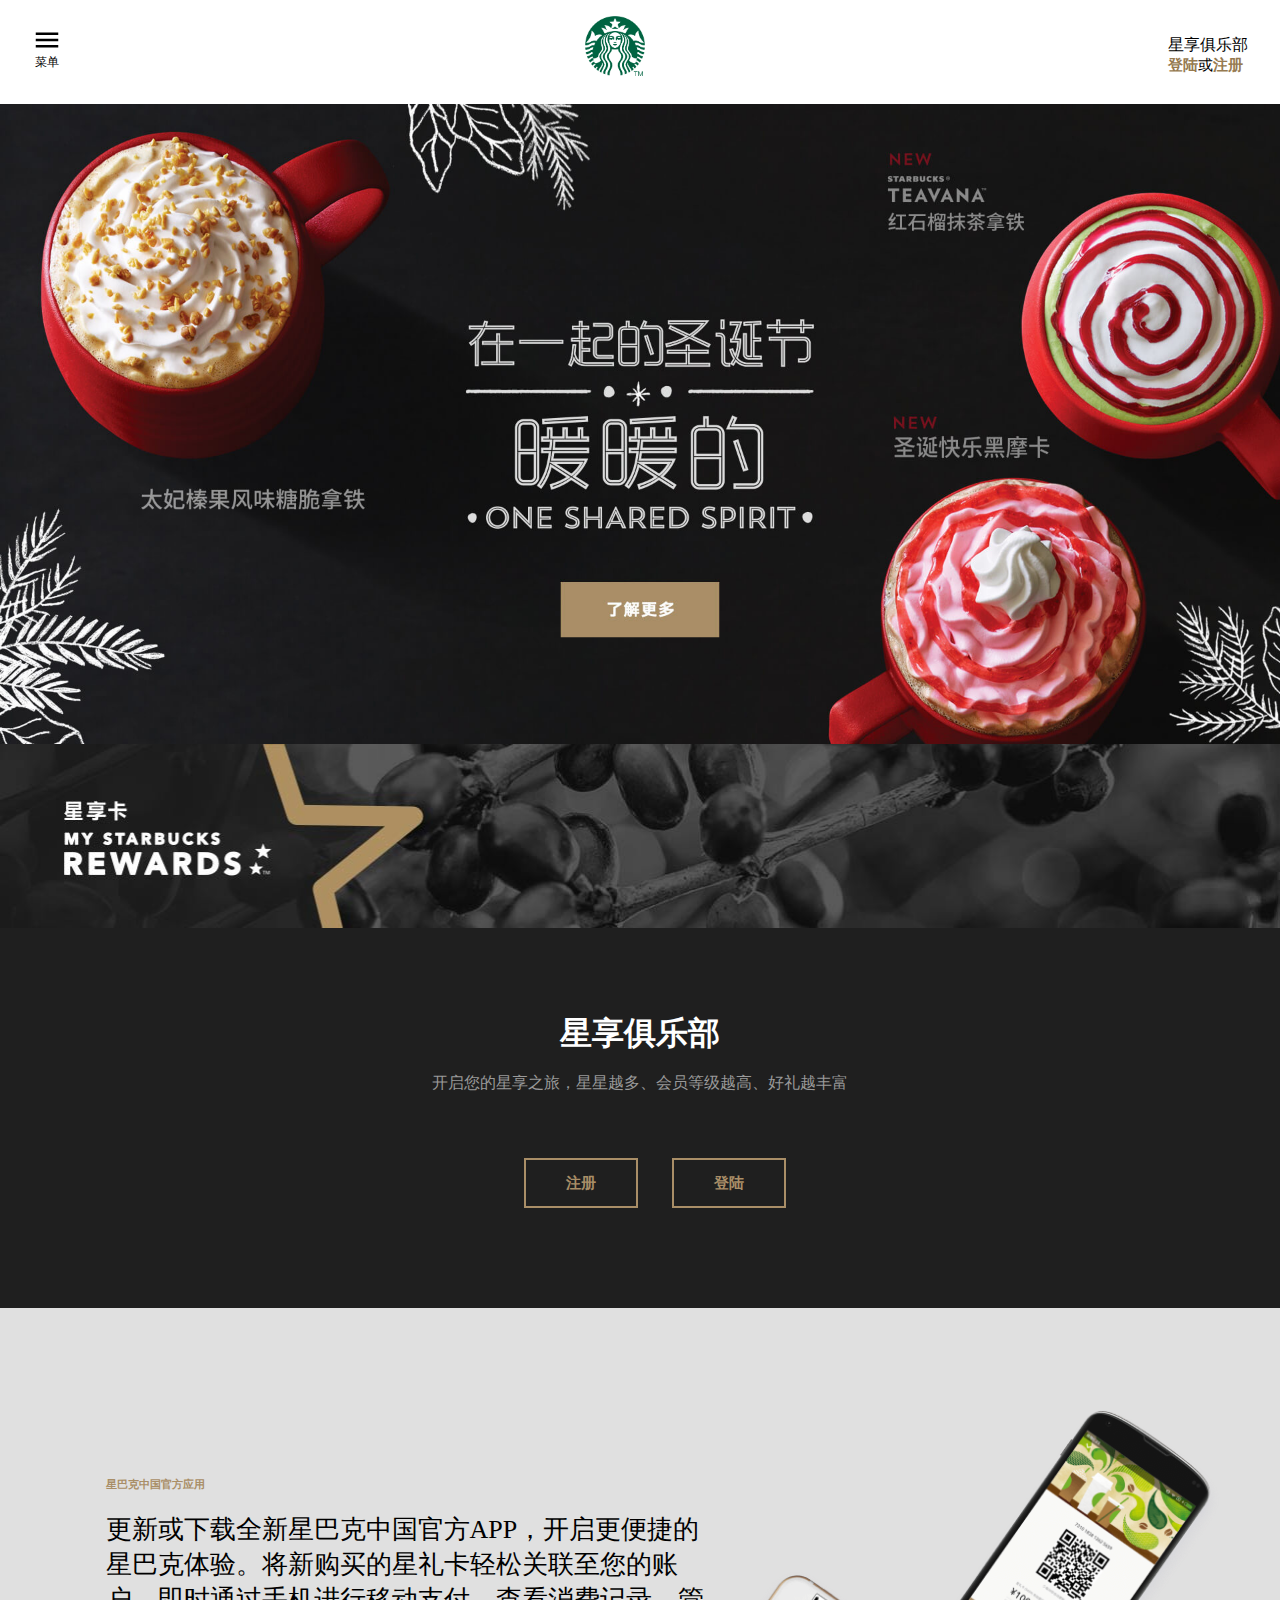
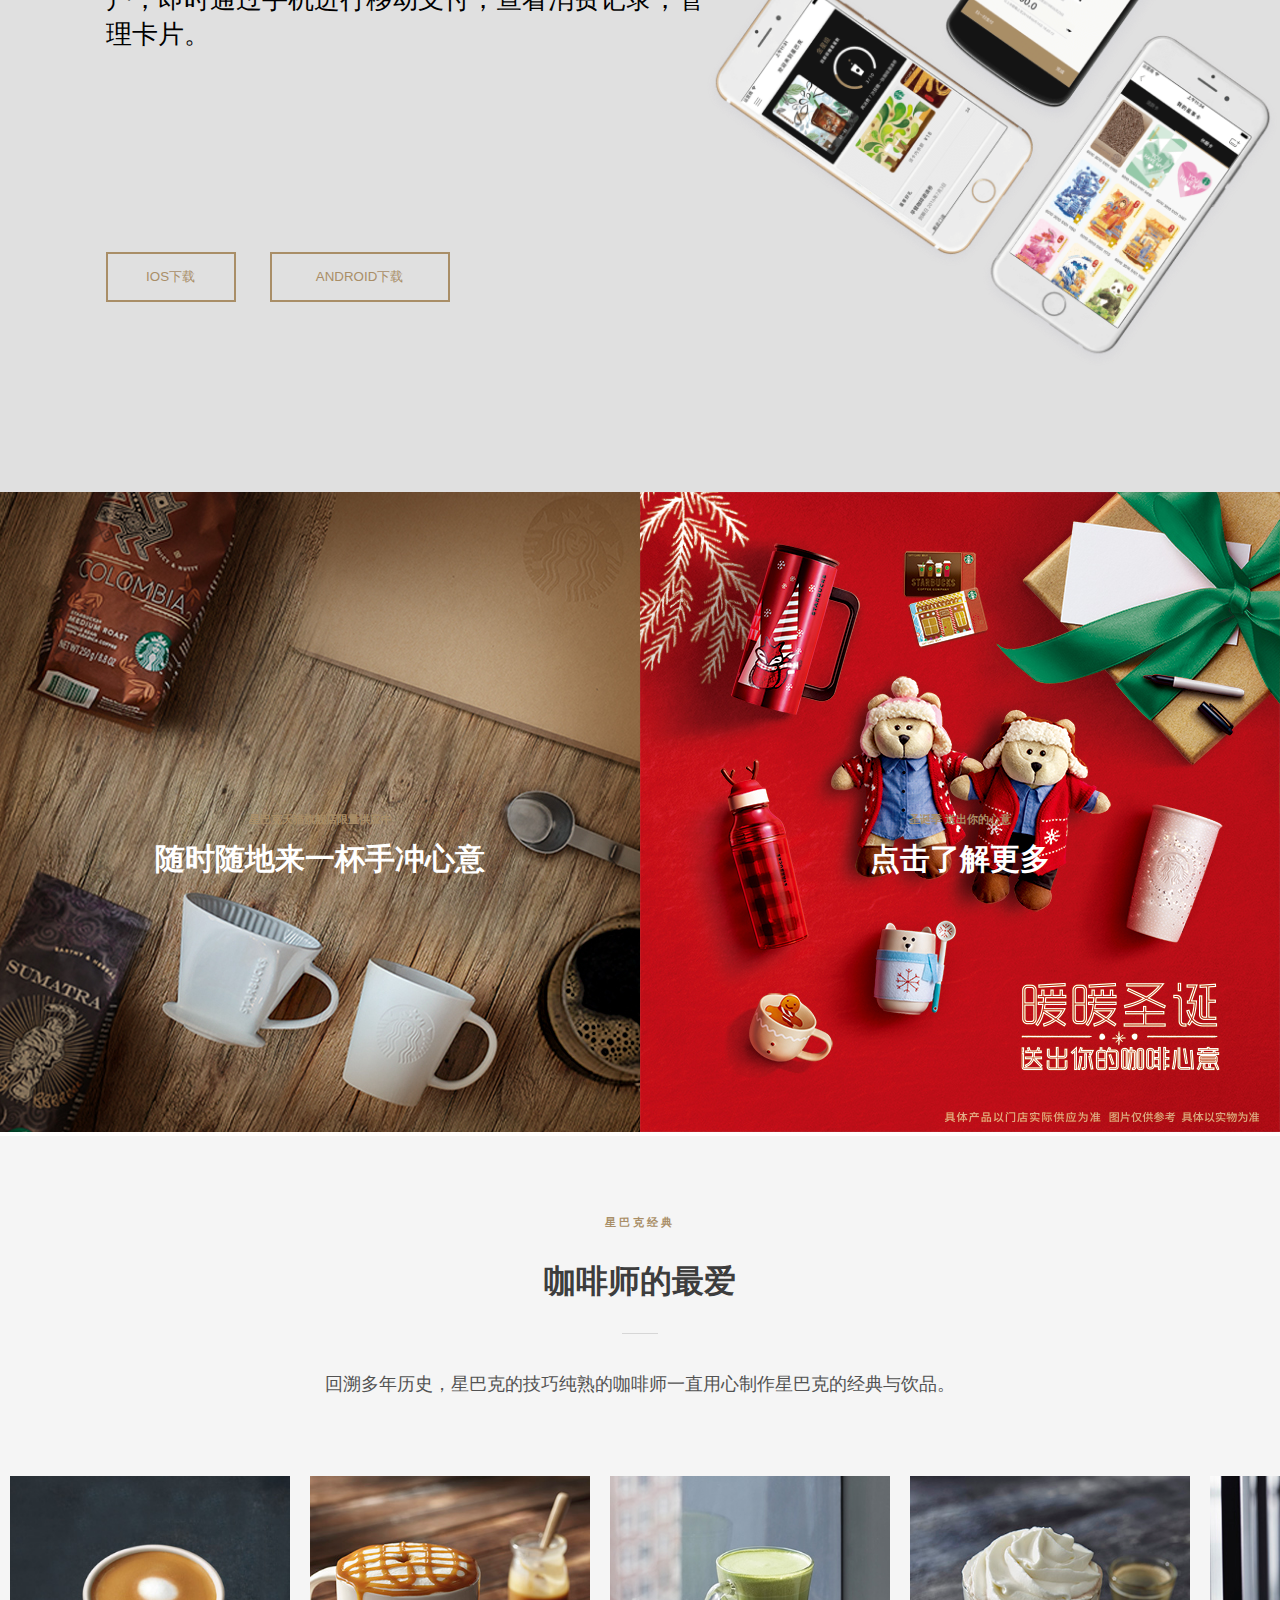
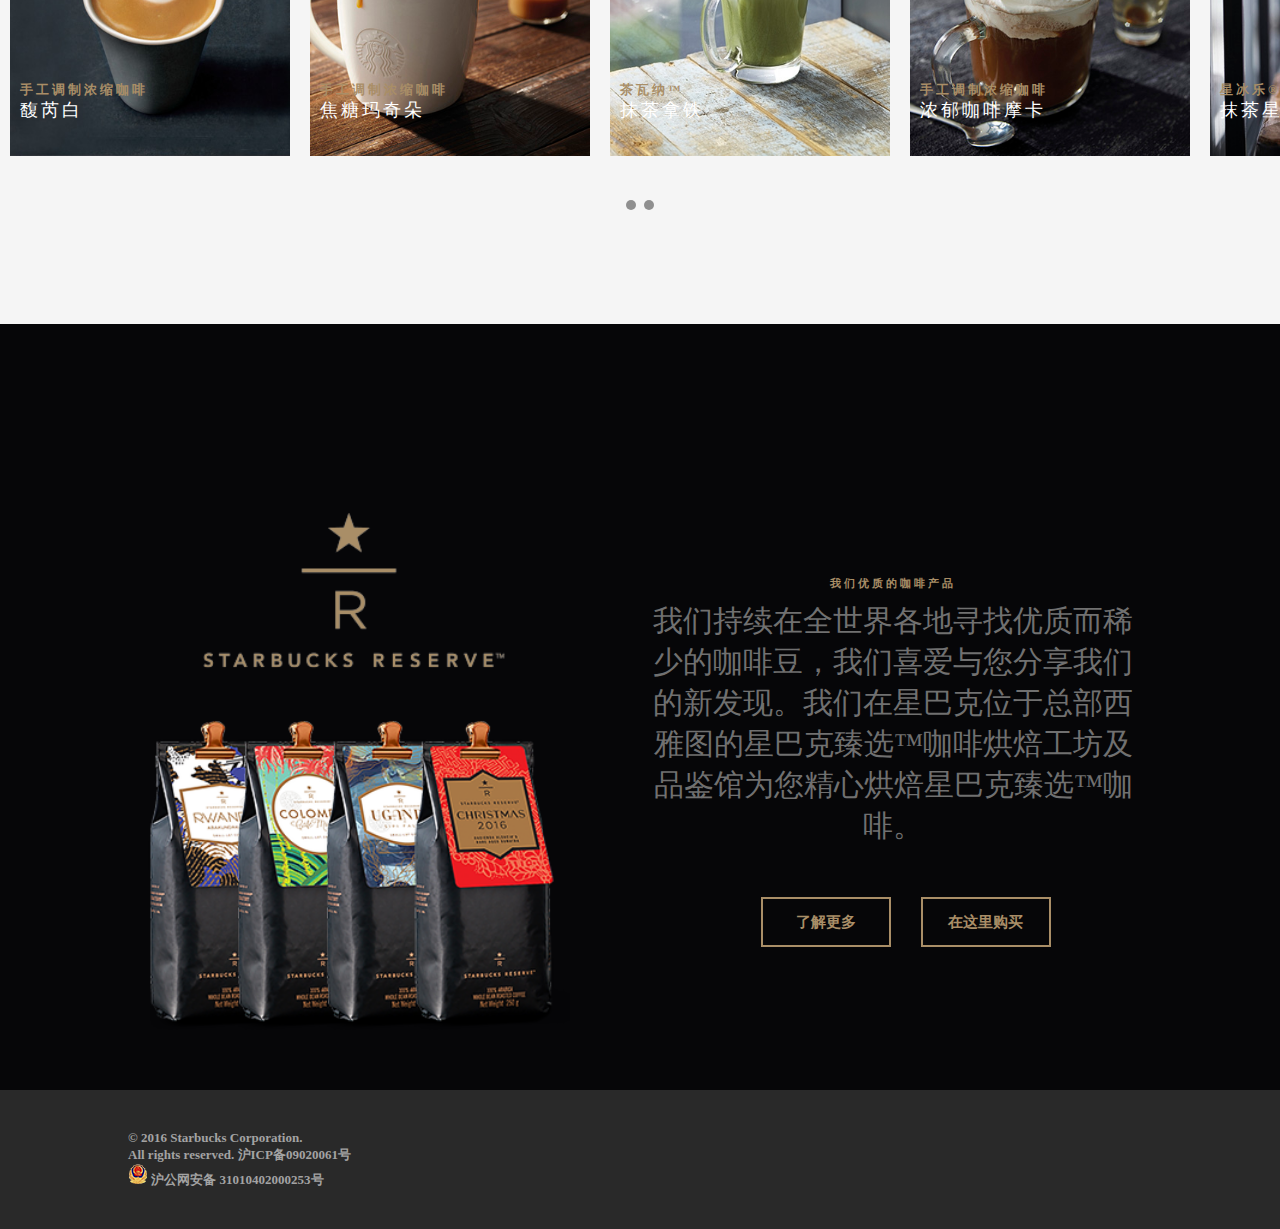
<file: 星巴克首页仿写/星巴克.html>
<!DOCTYPE html>
<html>
    <head lang="en">
        <meta charset="UTF-8">
        <meta name="viewport"
              content="width=device-width, user-scalable=no, initial-scale=1.0, maximum-scale=1.0, minimum-scale=1.0"/>
        <title>星巴克首页</title>
        <link rel="stylesheet" href="css/sub-menu.css"/>
        <link rel="stylesheet" href="css/index.css"/>
    </head>
    <body>
    <script>
        function isMobile(){
            if(/mobile|Android/ig.test(navigator.userAgent)){
                return true;
            }
            return false;
        }
        var script = document.createElement('script');
        script.onload  = function(){
            var indexJs = document.createElement('script');
            indexJs.src = 'js/index.js';
            document.body.appendChild(indexJs);
        };
        script.src = isMobile()?'js/zepto.min.js':'js/jquery-1.12.4.js';
        document.body.appendChild(script);


    </script>
    <div id="mask"></div>
    <div id="sub-menu">
        <ul class="sub-menu1">
            <li><a href="#" class="ch"  class="ch">English</a></li>
            <li><a href="#" class="ch"  class="ch">星巴克门店</a></li>
        </ul>
        <ul class="sub-menu2">
            <li><a href="#"  class="ch">首页</a></li>
            <li>
                <div class="haschild">
                    <a href="nogo"  class="ch">新品推荐</a>
                    <span></span>
                    <ul class="three-menu">
                        <li><a href="">星巴克焕新食</a></li>
                        <li><a href="">当季新品</a></li>
                    </ul>
                </div>
            </li>
            <li><a href="#"  class="ch">星享俱乐部</a></li>
            <li><a href="#"  class="ch">星巴克移动应用</a></li>
            <li><a href="#"  class="ch">星礼卡</a></li>
            <li>
                <div class="haschild">
                    <a href="#" class="ch">咖啡文化</a>
                    <span></span>
                    <ul class="three-menu">
                        <li><a href="#">咖啡文化</a></li>
                        <li><a href="#">星巴克臻选™咖啡</a></li>
                        <li><a href="#">如何冲泡咖啡</a></li>
                    </ul>
                </div>
            </li>
            <li>
                <div class="haschild">

                    <a href="nogo"  class="ch">饮品美食</a>
                    <span></span>
                    <ul class="three-menu">
                        <li><a href="">饮品</a></li>
                        <li><a href="">星巴克美食</a></li>
                        <li><a href="">星巴克咖啡</a></li>
                        <li><a href="">星巴克VIA® 免煮咖啡</a></li>
                        <li><a href="">茶瓦纳™</a></li>
                    </ul>
                </div>
            </li>
            <li>
                <div class="haschild">
                    <a href="nogo"  class="ch">关于我们</a>
                    <span></span>
                    <ul class="three-menu">
                        <li><a href="">企业新闻</a></li>
                        <li><a href="">我们的使命和价值观</a></li>
                        <li><a href="">星巴克责任</a></li>
                        <li><a href="">工作在星巴克中国</a></li>
                        <li><a href="">加入星巴克</a></li>
                        <li><a href="">星巴克在中国</a></li>
                        <li><a href="">历史回顾</a></li>
                    </ul>
                </div>
            </li>
            <li>
                <div class="haschild">
                    <a href="nogo"  class="ch">帮助中心</a>
                    <span></span>
                    <ul class="three-menu">
                        <li><a href="">常见问题</a></li>
                        <li><a href="">联系我们</a></li>
                        <li><a href="">使用条款</a></li>
                        <li><a href="">隐私权政策</a></li>
                    </ul>
                </div>
            </li>
        </ul>
    </div>
        <div id="header">
            <div id="menu">
                <img src="img/menu_icon.svg" alt=""/>
                <span>菜单</span>
            </div>
            <div id="logo">
                <img src="img/logo.png" alt=""/>
            </div>
            <div id="login">
                <span id="login-span1">星享俱乐部</span>
                <br/>
                <div id="login-reg">
                <a href="#nogo">登陆</a>
                <span>或</span>
                <a href="#nogo">注册</a>
                </div>
            </div>
        </div>
        <div id="bner">
            <a href="#nogo" id="bner-big">
                <img class="bner-desktop" src="img/kv-desktop-cn-20161027171806.jpg" alt=""/>
                <img class = "bner-molile" src="img/kv-mobile-cn-20161027171809.jpg" alt=""/>
            </a>
            <div id="container">
                <img id="bner-rewards" src="img/rewards.jpg" alt="" class="rewards"/>
                <div class="container">
                    <h1>星享俱乐部</h1>
                    <p>开启您的星享之旅，星星越多、会员等级越高、好礼越丰富</p>
                    <div id="btn">
                        <button>注册</button>
                        <button>登陆</button>
                    </div>
                </div>
            </div>
            <div id="app">
                <div id="app-content">
                    <h6>星巴克中国官方应用</h6>
                    <p>更新或下载全新星巴克中国官方APP，开启更便捷的星巴克体验。将新购买的星礼卡轻松关联至您的账户，即时通过手机进行移动支付，查看消费记录，管理卡片。</p>
                    <div id="app-btn">
                        <button>IOS下载</button>
                        <button class="button2">ANDROID下载</button>
                    </div>
                </div>
                <div class="app-mobile">
                    <img  src="img/mobile-app-20160705111504.png" alt=""/>
                </div>
                <div id ="app-btn2">
                    <button>下载应用</button>
                </div>
            </div>
            </div>
        <div id="mosaic">
            <a href="#nogo" class = "mosaic-img">
                <img src="img/20e42950-aa53-11e6-9345-bca7c77dab11.jpeg" alt=""/>
                <div class="mosaic-text mosaic-text1">
                    <h6>星巴克天猫旗舰店限量供应中</h6>
                    <h3>随时随地来一杯手冲心意 </h3>
                </div>
            </a>
            <a href="#nogo" class = "mosaic-img">
                <img src="img/homepage-grid.jpg" alt=""/>
                <div class="mosaic-text mosaic-text2">
                    <h6>圣诞季 送出你的心意</h6>
                    <h3>点击了解更多</h3>
                </div>
            </a>
        </div>
        <div id="barista">
            <div class="barista-contain">
                <h6>星巴克经典</h6>
                <h1>咖啡师的最爱</h1>
                <span>&nbsp;&nbsp;&nbsp;&nbsp;&nbsp;&nbsp;&nbsp;&nbsp;&nbsp;</span>
                <p>回溯多年历史，星巴克的技巧纯熟的咖啡师一直用心制作星巴克的经典与饮品。</p>
            </div>
            <div id="barista-Smallimg">
                    <div class="barista-Bigimg">
                        <a href="#nogo">
                            <img src="img/starbucks-flatwhite-20151026112356.jpg" alt=""/>
                            <div class="img-title">
                                <h3>手工调制浓缩咖啡 </h3>
                                <p>馥芮白</p>
                            </div>
                        </a>
                        <a href="#nogo">
                            <img src="img/hot-caramel-macchiato-20151022185811.jpg" alt=""/>
                            <div class="img-title">
                                <h3>手工调制浓缩咖啡 </h3>
                                <p>焦糖玛奇朵  </p>
                            </div>
                        </a>
                        <a href="#nogo">
                            <img src="img/hot-green-tea-latte-20160819155511.jpg" alt=""/>
                            <div class="img-title">
                                <h3>茶瓦纳™ </h3>
                                <p>抹茶拿铁</p>
                            </div>
                        </a>
                        <a href="#nogo">
                            <img src="img/hot-extra-shot-mocha-20151022185836.jpg" alt=""/>
                            <div class="img-title">
                                <h3>手工调制浓缩咖啡 </h3>
                                <p>浓郁咖啡摩卡</p>
                            </div>
                        </a>
                        <a href="#nogo">
                            <img src="img/green-tea-cream-frappuccino-20151022185851.jpeg" alt=""/>
                            <div class="img-title">
                                <h3>星冰乐® </h3>
                                <p>抹茶星冰乐</p>
                            </div>
                        </a>
                        <a href="#nogo">
                            <img src="img/caramel-espresso-frappucino-20151022185901.jpeg" alt=""/>
                            <div class="img-title">
                                <h3>星冰乐® </h3>
                                <p>焦糖浓缩咖啡星冰乐®</p>
                            </div>
                        </a>
                        <a href="#nogo">
                            <img src="img/Starbucks-Hazelnut-Latte-20150924183645.jpg" alt=""/>
                            <div class="img-title">
                                <h3>手工调制浓缩咖啡 </h3>
                                <p>榛果风味拿铁</p>
                            </div>
                        </a>
                        <a href="#nogo">
                            <img src="img/starbucks-flatwhite-20151026112356.jpg" alt=""/>
                            <div class="img-title">
                                <h3>手工调制浓缩咖啡 </h3>
                                <p>馥芮白</p>
                            </div>
                        </a>
                        <a href="#nogo">
                            <img src="img/hot-caramel-macchiato-20151022185811.jpg" alt=""/>
                            <div class="img-title">
                                <h3>手工调制浓缩咖啡 </h3>
                                <p>焦糖玛奇朵  </p>
                            </div>
                        </a>
                    </div>
            </div>
            <div id="barista-dot">
                <span class="dot"></span>
                <span class="dot"></span>
                <span class="dot three hidden"></span>
                <span class="dot four hidden"></span>
            </div>
        </div>
        <div id="reserve">
            <div class="reserve-img">
                <img src="img/homepage-reserve.png" alt=""/>
            </div>
            <div class="reserve-content">
                <h6>我们优质的咖啡产品</h6>
                <p>我们持续在全世界各地寻找优质而稀少的咖啡豆，我们喜爱与您分享我们的新发现。我们在星巴克位于总部西雅图的星巴克臻选™咖啡烘焙工坊及品鉴馆为您精心烘焙星巴克臻选™咖啡。</p>
                <div class="reserve-btn">
                    <button>了解更多</button>
                    <button class="marginTop">在这里购买</button>
                </div>
            </div>
        </div>
        <div id="footer">
            <div class="footer-content">
                <p>© 2016 Starbucks Corporation.<br>
                    All rights reserved. 沪ICP备09020061号 </p>
                <a href="#nogo">
                    <img src="img/icpicon.png" alt=""/>
                    <span>沪公网安备 31010402000253号</span>
                </a>
            </div>
        </div>

    </body>
</html>
</file>
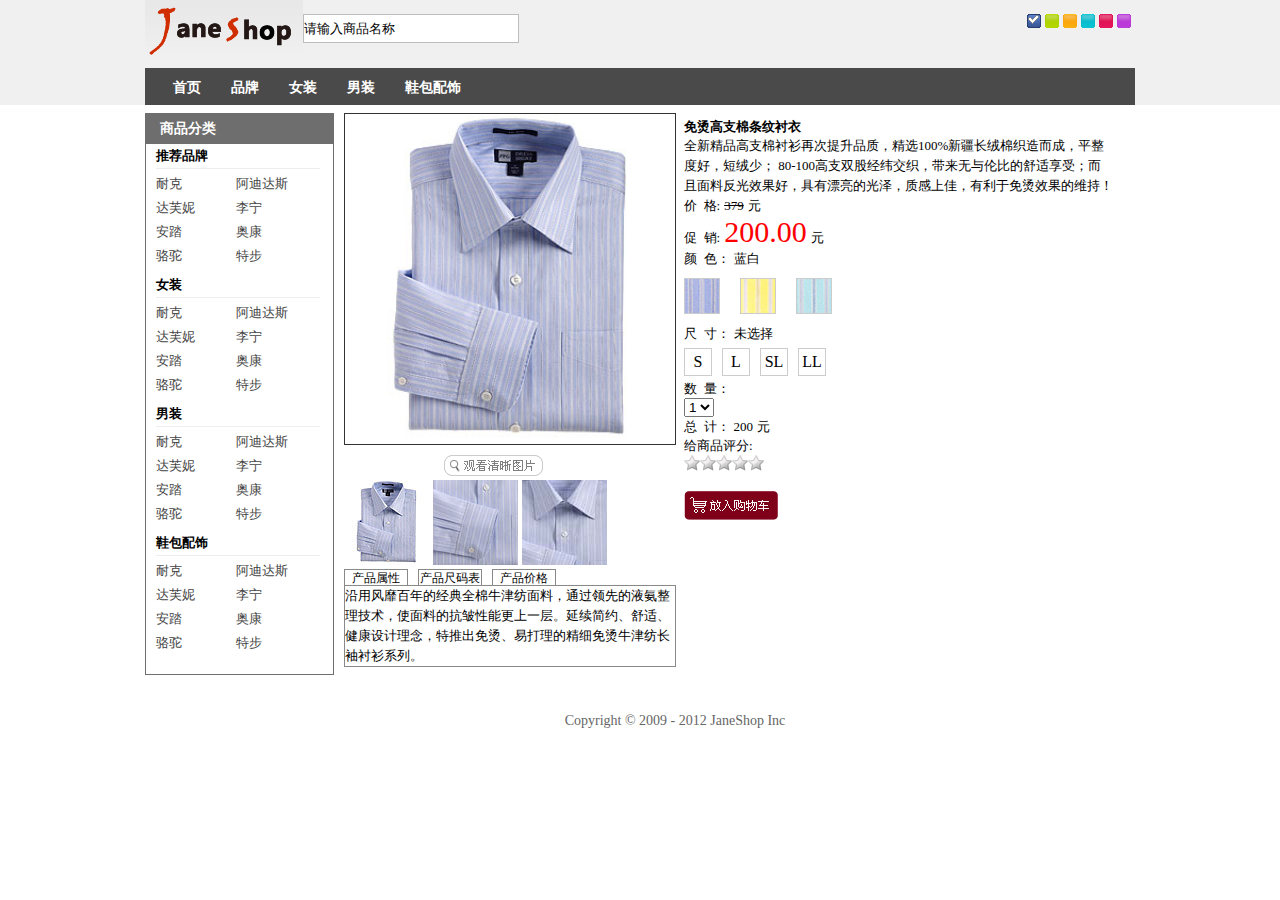
<file: 网上商城/detail.html>
<!DOCTYPE html>
<html lang="en">
<head>
	<meta charset="UTF-8">
	<title>网站销售细节</title>
	<link rel="stylesheet" href="css/common.css">
	<link rel="stylesheet" href="css/detail.css">
</head>
<body>
	<div id="header">
		<div class="wrap">
			<a href="#" id="logo">
				<img src="images/logo.gif" alt="">
			</a>
			<input type="text" id="header-input" value="请输入商品名称">
			<ul id="skin-select">
				 <li id="skin-01"></li>
				 <li id="skin-02"></li>
				 <li id="skin-03"></li>
				 <li id="skin-04"></li>
				 <li id="skin-05"></li>
				 <li id="skin-06"></li>
			</ul>
			<div id="header-bottom">
				<ul id="nav">
					<li><a href="#">首页</a></li>
					<li><a href="#">品牌</a>
						
					</li>
					<li><a href="#">女装</a></li>
					<li><a href="#">男装</a></li>
					<li><a href="#">鞋包配饰</a></li>
				</ul>	
			</div>
			 
		</div>
	</div>
	<div id="content">
		<div class="wrap">
			<div id="classify">
				<div id="classify-title">商品分类</div>
				<div id="recommend">
					<h3>推荐品牌</h3>
					<ul class="classify-content">
						<li><a href="#">耐克</a></li>
						<li><a href="#">阿迪达斯</a></li>
						<li><a href="#">达芙妮</a></li>
						<li><a href="#">李宁</a></li>
						<li><a href="#">安踏</a></li>
						<li><a href="#">奥康</a></li>
						<li><a href="#">骆驼</a></li>
						<li><a href="#">特步</a></li>
					</ul>
				</div>
				<div id="lady">
					<h3>女装</h3>
					<ul  class="classify-content">
						<li><a href="#">耐克</a></li>
						<li><a href="#">阿迪达斯</a></li>
						<li><a href="#">达芙妮</a></li>
						<li><a href="#">李宁</a></li>
						<li><a href="#">安踏</a></li>
						<li><a href="#">奥康</a></li>
						<li><a href="#">骆驼</a></li>
						<li><a href="#">特步</a></li>
					</ul>
				</div>
				<div id="men">
					<h3>男装</h3>
					<ul  class="classify-content">
						<li><a href="#">耐克</a></li>
						<li><a href="#">阿迪达斯</a></li>
						<li><a href="#">达芙妮</a></li>
						<li><a href="#">李宁</a></li>
						<li><a href="#">安踏</a></li>
						<li><a href="#">奥康</a></li>
						<li><a href="#">骆驼</a></li>
						<li><a href="#">特步</a></li>
					</ul>
				</div>
				<div id="shoes">
					<h3>鞋包配饰</h3>
					<ul  class="classify-content">
						<li><a href="#">耐克</a></li>
						<li><a href="#">阿迪达斯</a></li>
						<li><a href="#">达芙妮</a></li>
						<li><a href="#">李宁</a></li>
						<li><a href="#">安踏</a></li>
						<li><a href="#">奥康</a></li>
						<li><a href="#">骆驼</a></li>
						<li><a href="#">特步</a></li>
					</ul>
				</div>
			</div>
			<div id="pro-pic">
			<div id="show">
				<div id="show-box"></div>
				<div id="mask"></div>
				<div id="img-small">
					<img src="images/pro_img/blue_one_small.jpg" class="small-selected">
					<img src="images/pro_img/blue_two_small.jpg">
					<img src="images/pro_img/blue_three_small.jpg">
					<img src="images/pro_img/yellow_one_small.jpg">
					<img src="images/pro_img/yellow_two_small.jpg">
					<img src="images/pro_img/yellow_three_small.jpg">
					<img src="images/pro_img/green_one_small.jpg" >
					<img src="images/pro_img/green_two_small.jpg" >
				</div>
				<div id="img-box">
					<div id="img-big">
						<img src="images/pro_img/blue_one_big.jpg" class='big-selected'>
						<img src="images/pro_img/blue_two_big.jpg">
						<img src="images/pro_img/blue_three_big.jpg">
						<img src="images/pro_img/yellow_one_big.jpg" >
						<img src="images/pro_img/yellow_two_big.jpg" >
						<img src="images/pro_img/yellow_three_big.jpg" >
						<img src="images/pro_img/green_one_big.jpg">
						<img src="images/pro_img/green_two_big.jpg">

					</div>		
				</div>
				<div id="introduce">
					<a href="#" id="search-big"><img src="images/look.gif" alt=""></a>
					<ul id="intro-img">
						<li class="intro-selected">
							<img src="images/pro_img/blue_one.jpg" alt="">
							<img src="images/pro_img/blue_two.jpg" alt="">
							<img src="images/pro_img/blue_three.jpg" alt="">
						</li>
						<li>
							<img src="images/pro_img/yellow_one.jpg" alt="">
							<img src="images/pro_img/yellow_two.jpg" alt="">
							<img src="images/pro_img/yellow_three.jpg" alt="">
						</li>
						<li>
							<img src="images/pro_img/green_one.jpg" alt="">
							<img src="images/pro_img/green_two.jpg" alt="">
						</li>
						
					</ul>
					<ul id="pro-intro">
						<li>产品属性</li>
						<li>产品尺码表</li>
						<li>产品价格</li>
					</ul>
					<div id="pro-word">
						<div class="pro-selected">沿用风靡百年的经典全棉牛津纺面料，通过领先的液氨整理技术，使面料的抗皱性能更上一层。延续简约、舒适、健康设计理念，特推出免烫、易打理的精细免烫牛津纺长袖衬衫系列。</div>
						<div>来自新疆无污染的生态棉花，采用紧密纺精梳棉纱，单经双纬的织造组织，造就了颗粒饱满、朴实无华、温润细腻的经典牛津纺，易洗快干、手感丰软、吸湿性好。设计师遵循布料完美肌理，立体剪裁，曲摆的现代人性化裁减，相得益彰，浑然天成。</div>
						<div>世界权威德国科德宝的衬和英国高士缝纫线使成衣领型自然舒展、永不变形，缝线部位平服工整、牢固耐磨；人性化的4片式后背打褶结构设计提供更舒适的活动空间；领尖扣的领型设计戴或不戴领带风格炯同、瞬间呈现；醇正天然设计，只为彰显自然荣耀。</div>
					</div>	
				</div>
			</div>
				<div id="sell">
					<h3>免烫高支棉条纹衬衣</h3>
					<p class ="word">全新精品高支棉衬衫再次提升品质，精选100%新疆长绒棉织造而成，平整度好，短绒少； 80-100高支双股经纬交织，带来无与伦比的舒适享受；而且面料反光效果好，具有漂亮的光泽，质感上佳，有利于免烫效果的维持！
   					</p>
   					<span>价&nbsp;&nbsp;格:</span>
   					<span class="underline">379</span>
   					<span>元</span>
   					<span></br>促&nbsp;&nbsp;销:</span>
   					<span class="strong">200.00</span>
   					<span>元</span>
   					<span></br>颜&nbsp;&nbsp;色：</span>
   					<div id="choice-color">
   						<span class="choice-selected">蓝白</span>
   						<span>黄白</span>
   						<span>粉绿</span>
   					</div>
   					
   					<ul id="kind">
   						<li ><img src="images/pro_img/blue.jpg" alt=""></li>
   						<li ><img src="images/pro_img/yellow.jpg" alt=""></li>
   						<li ><img src="images/pro_img/green.jpg" alt=""></li>
   					</ul>
   					<span>尺&nbsp;&nbsp;寸：</span>
   					<div id="size-choice">
   						<span class="size-selected">未选择</span>
   						<span>S</span>
   						<span>L</span>
   						<span>SL</span>
   						<span>LL</span>
   					</div>
   					
   					<ul id="size">
   						<li>S</li>
   						<li>L</li>
   						<li>SL</li>
   						<li>LL</li>
   					</ul>
   					<span>数&nbsp;&nbsp;量：</span>
   					<form action="">
   						<select >
   							<option value="1">1</option>
   							<option value="2">2</option>
   							<option value="3">3</option>
   							<option value="4">4</option>
   							<option value="5">5</option>
   						</select>
   					</form>
   					<span>总&nbsp;&nbsp;计：</span>
   					<span id="money">200</span>
   					<span>元</span>
   					<span></br>给商品评分:</span>
   					<ul id="evalute">
   						<li class="eva01" class="select-li"></li>
   						<li class="eva02"></li>
   						<li class="eva03"></li>
   						<li class="eva04"></li>
   						<li class="eva05"></li>
   					</ul>
   					<ul id="stars">
   						<li></li>
   						<li></li>
   						<li></li>
   						<li></li>
   						<li></li>
   					</ul>
   					<img id='shopping-car' src="images/btn_cart.png">
				</div>
			</div>
			
				
			
		</div>	
	</div>
	<div id="footer">
		Copyright © 2009 - 2012 JaneShop Inc
	</div>
	<script src='js/jquery-1.12.4.js'></script>
	<script src='js/index.js'></script>
	<script src='js/detail.js'></script>
</body>
</html>
</file>
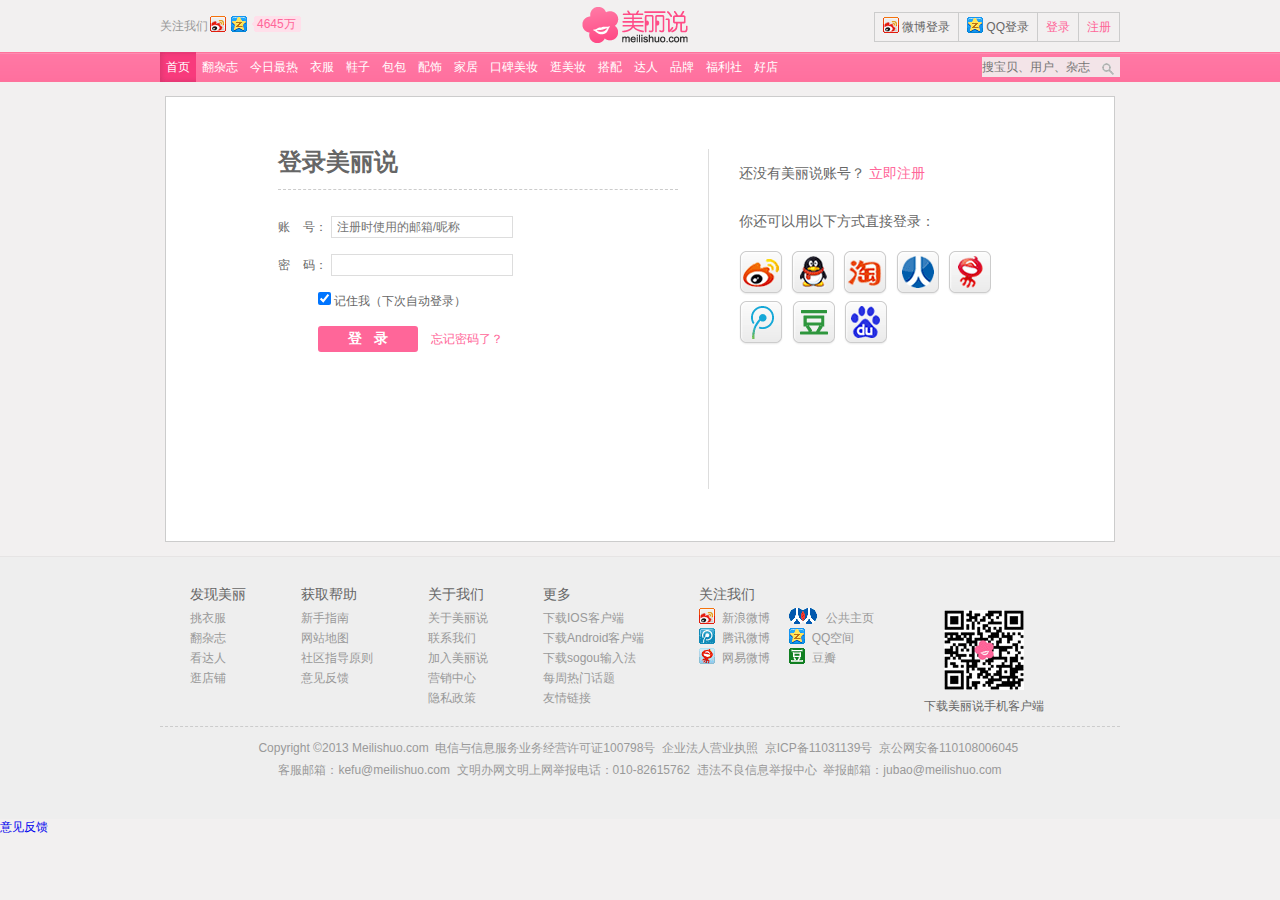
<file: 美丽说网站练习/login.html>
<!doctype html>
<html lang="en">
<head>
	<meta charset="UTF-8"/>
	<title>美丽说</title>
	<link rel="stylesheet" href="css/base.css"/>
	<link rel="stylesheet" href="css/login.css"/>
</head>
<body>
	<!-- <div class="container"> -->
		<div id="header" class="center">
			<div class="follow clearfix">
				<span>关注我们</span>
				<span class="weibo"></span>
				<span class="qzone"></span>
				<span class="follow-num">4645万</span>
			</div>
			<a class="logo" href="#"></a>
			<ul class="login-menu clearfix">
				<li><a href="#"><span class="weibo"></span>微博登录</a></li>
				<li><a href="#"><span class="qzone"></span>QQ登录</a></li>
				<li><a href="login.html" class="c-pink">登录</a></li>
				<li style="border-right:none;"><a href="register.html" class="c-pink">注册</a></li>
			</ul>
		</div>
		<div id="nav">
			<div class="center clearfix">
				<ul class="clearfix">
					<li><a href="index.html" class="active">首页</a></li>
					<li><a href="#">翻杂志</a></li>
					<li><a href="#">今日最热</a></li>
					<li><a href="#">衣服</a></li>
					<li><a href="#">鞋子</a></li>
					<li><a href="#">包包</a></li>
					<li><a href="#">配饰</a></li>
					<li><a href="#">家居</a></li>
					<li><a href="#">口碑美妆</a></li>
					<li><a href="#">逛美妆</a></li>
					<li><a href="#">搭配</a></li>
					<li><a href="#">达人</a></li>
					<li><a href="#">品牌</a></li>
					<li><a href="#">福利社</a></li>
					<li><a href="#">好店</a></li>
				</ul>
				<div class="search clearfix">
					<input class="search-ipt" type="text" autocomplete="off" value="" placeholder="搜宝贝、用户、杂志">
					<input type="submit" class="search-btn" value=""/>
				</div>
			</div>
		</div>
		<div class="login clearfix">
			<div class="login-mls">
				<h2>登录美丽说</h2>
					<form id="loginForm" method="post"  action="">			
						<p>
							<label for="mlsUser">账&nbsp;&nbsp;&nbsp;&nbsp;号：</label>
							<input class="l-ipt" id="mlsUser" type="text" name="mlsUser" value="" placeholder="注册时使用的邮箱/昵称">
						</p>
						<p>
							<label for="mlsPass">密&nbsp;&nbsp;&nbsp;&nbsp;码：</label>
							<input  class="l-ipt" id="mlsPass" name="password" type="password" value="">							
						</p>
						<!-- <div class="check-box" id="checkBox">
							<label for="checkcode">验证码&nbsp;：</label>
							<input class="l-ipt" id="checkcode" name="checkcode" type="text" value="" maxlength="4">
							<div class="check-image">
								<span id="checkcodeImage">
									<img width="90" height="36" isblank="false" src="http://captcha.meilishuo.com/Register/Captcha?token=asde39ad9&amp;session=0.9903579447418451">
								</span>
								<span class="red-f">换一张</span>
							</div>
						</div>
 -->						<div class="ml40-f">
							<input type="checkbox" name="savestate" id="savestate" value="savestate" checked="checked">
							<label for="savestate">记住我（下次自动登录）</label>
						</div>
						<div class="submit-box">
							<input class="button" type="submit" value="登&nbsp;&nbsp;&nbsp;录">
							<a class="red-f" href="#">忘记密码了？</a>
						</div>			
					</form>
			</div>	
			<div class="login-other clearfix">
				<p>还没有美丽说账号？&nbsp;<a class="red-f" href="register.html">立即注册</a></p>		
				<p>你还可以用以下方式直接登录：</p>
				<div>
					<a class="mls-sinaweibo" href="#"></a>
					<a class="mls-qq" href="#"></a>
					<a class="mls-taobao" href="#"></a>
					<a class="mls-renren" href="#"></a>
					<a class="mls-wangyi" href="#"></a>
					<a class="mls-txweibo" href="#"></a>
					<a class="mls-douban" href="#"></a>
					<a class="mls-baidu" href="#"></a>
				</div>	
			</div>
		</div>		
		<div id="footer">
			<div class="center">
				<div class="col">
					<h4>发现美丽</h4>
					<ul>
						<li>
							<a href="/goods/" target="_blank">挑衣服</a>
						</li>
						<li>
							<a href="/magazine/" target="_blank">翻杂志</a>
						</li>
						<li>
							<a href="/findfs/main/recommend" target="_blank">看达人</a>
						</li>
						<li>
							<a href="/shop/" target="_blank">逛店铺</a>
						</li>
					</ul>
				</div>
				<div class="col">
					<h4>获取帮助</h4>
					<ul>
						<li>
							<a href="/help/" target="_blank">新手指南</a>
						</li>
						<li>
							<a href="/sitemap/" target="_blank">网站地图</a>
						</li>
						<li>
							<a href="/aboutus/direct" target="_blank">社区指导原则</a>
						</li>
						<li>
							<a href="/help/feedback" target="_blank">意见反馈</a>
						</li>
					</ul>
				</div>
				<div class="col">
					<h4>关于我们</h4>
					<ul>
						<li>
							<a href="/aboutus?sl=h3" target="_blank">关于美丽说</a>
						</li>
						<li>
							<a href="/aboutus/contactus?sl=h3" target="_blank">联系我们</a>
						</li>
						<li>
							<a href="/aboutus/joinus?sl=h3" target="_blank">加入美丽说</a>
						</li>
						<li>
							<a href="http://pro.meilishuo.com" target="_blank">营销中心</a>
						</li>
						<li>
							<a href="/aboutus/privacy" target="_blank">隐私政策</a>
						</li>
					</ul>
				</div>
				<div class="col">
					<h4>更多</h4>
					<ul>
						<li>
							<a href="/client/iPhone" target="_blank">下载IOS客户端</a>
						</li>
						<li>
							<a href="/client/android" target="_blank">下载Android客户端</a>
						</li>
						<li>
							<a href="/sogou_skin" target="_blank">下载sogou输入法</a>
						</li>
						<li>
							<a href="/topic/list/hot" target="_blank">每周热门话题</a>
						</li>
						<li>
							<a href="/aboutus/links" target="_blank">友情链接</a>
						</li>
					</ul>
				</div>
				<div class="col">
					<h4>关注我们</h4>
					<ul class="col-2">
						<li>
							<a href="#" target="_blank">
								<span class="weibo">&nbsp;</span>
								新浪微博
							</a>
						</li>
						<li>
							<a href="#" target="_blank">
								<span class="renren">&nbsp;</span>
								公共主页
							</a>
						</li>
						<li>
							<a href="#" target="_blank">
								<span class="tx">&nbsp;</span>
								腾讯微博
							</a>
						</li>
						<li>
							<a href="#" target="_blank">
								<span class="qzone">&nbsp;</span>
								QQ空间
							</a>
						</li>
						<li>
							<a href="h#" target="_blank">
								<span class="wangyi">&nbsp;</span>
								网易微博
							</a>
						</li>
						<li>
							<a href="#" target="_blank">
								<span class="douban">&nbsp;</span>
								豆瓣
							</a>
						</li>
					</ul>
				</div>
				<div class="col weixin">
					<img src="img/qrcode_meilishuo.jpg" alt=" ">
					<p>下载美丽说手机客户端</p>
				</div>
				<div class="copyright">
					Copyright ©2013 Meilishuo.com &nbsp;<a href="#" target="_blank">电信与信息服务业务经营许可证100798号</a>&nbsp; <a href="#" target="_blank">企业法人营业执照</a>&nbsp; 京ICP备11031139号&nbsp; 京公网安备110108006045&nbsp;<br>客服邮箱：kefu@meilishuo.com&nbsp; 文明办网文明上网举报电话：010-82615762 &nbsp;<a href="#" target="_blank">违法不良信息举报中心</a>&nbsp; 举报邮箱：jubao@meilishuo.com
				</div>
			</div>
		</div>
	<!-- </div> -->
	<a id="feedback" href="#" target="_blank"><span>意见反馈</span></a>
	<a id="go-top" href="#"></a>
</body>
</html>
</file>
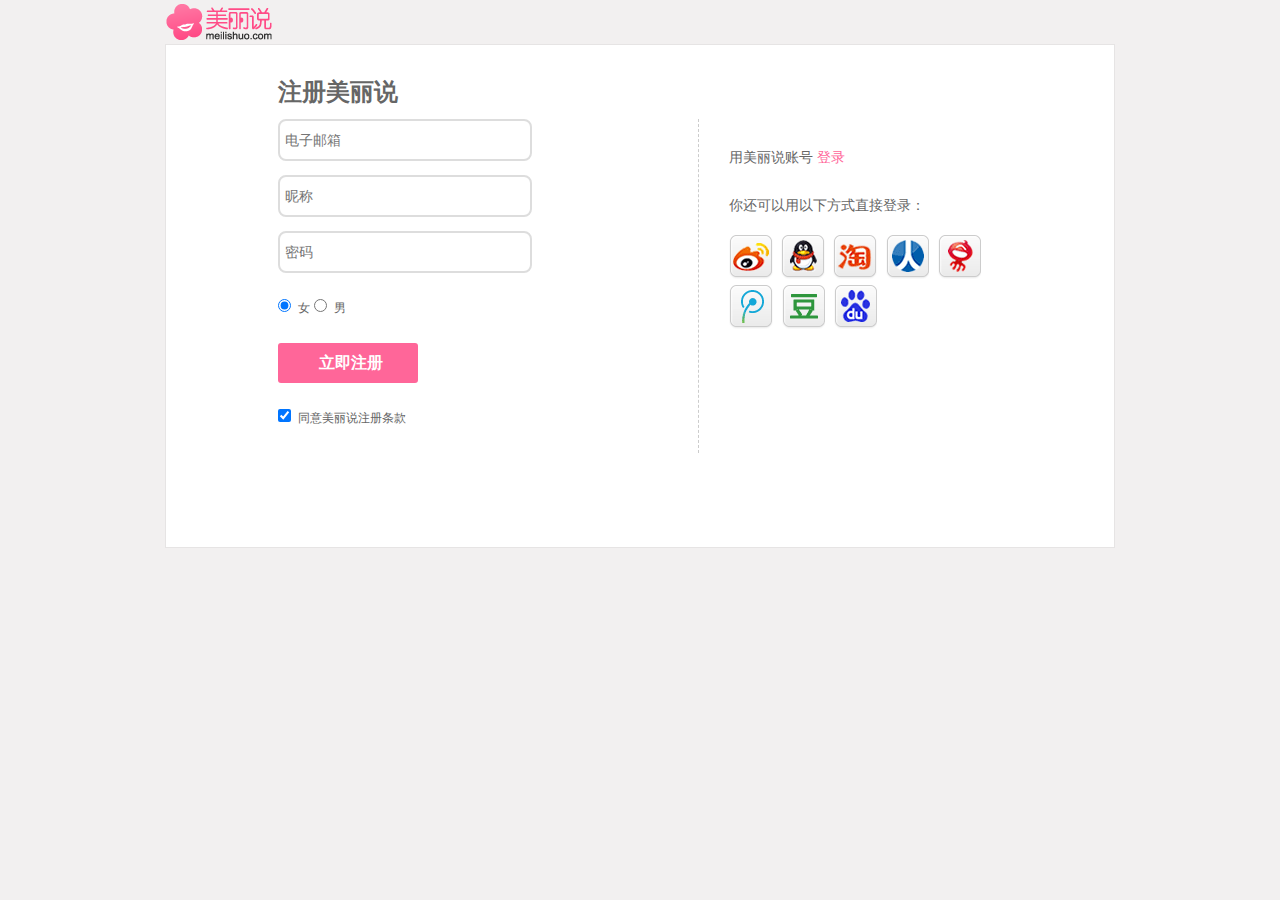
<file: 美丽说网站练习/register.html>
<!doctype html>
<html lang="en">
<head>
	<meta charset="UTF-8"/>
	<title>美丽说</title>
	<link rel="stylesheet" href="css/base.css"/>
	<link rel="stylesheet" href="css/register.css"/>
</head>
<body>
	<div class="header">
		<a class="reg-logo" href="#"></a>
	</div>
	<div class="register clearfix">
		<h2>注册美丽说</h2>
		<div class="register-mls">
			<form id="register-form" method="post" action="#">
				<p>
					<input type="text" id="email" class="email r-ipt" name="email" placeholder="电子邮箱"/>
				</p>
				<p>
					<input class="r-ipt" id="name" type="text" name="nickname" value="" placeholder="昵称">
				</p>
				<p>
					<input class="r-ipt" id="password" name="password" type="password" value="" placeholder="密码" >
				</p>
				<p class="gender-box">
					<input name="gender" id="genderF" type="radio" value="女" checked="true">
					<label class="mr14-f" for="genderF">女</label>
					<input name="gender" id="genderM" type="radio" value="男">
					<label for="genderM">男</label>
				</p>
				<button type="submit" value="立即注册" class="register-btn">立即注册</button>
				<p>
					<input type="checkbox" name="agreement" checked="checked">
					<label for="agreement">同意</label><a href="#" class="agree">美丽说注册条款</a>
				</p>
			</form>
		</div>
		<div class="login-other clearfix">
				<p>用美丽说账号&nbsp;<a class="red-f" href="login.html">登录</a></p>		
				<p>你还可以用以下方式直接登录：</p>
				<div>
					<a class="mls-sinaweibo" href="#"></a>
					<a class="mls-qq" href="#"></a>
					<a class="mls-taobao" href="#"></a>
					<a class="mls-renren" href="#"></a>
					<a class="mls-wangyi" href="#"></a>
					<a class="mls-txweibo" href="#"></a>
					<a class="mls-douban" href="#"></a>
					<a class="mls-baidu" href="#"></a>
				</div>	
		</div>
	</div>
</body>
</html>
</file>
<file: 投资管理网站/css/common.css>
/**
 * common
 */
html,body,div,span,h1,h2,h3,h4,h5,h6,p,a,em,img,input,q,b,dl,dt,dd,ol,ul,li,form,label,canvas {
	margin: 0;
	padding: 0;
}
body{
	font-family: 'Microsoft YaHei', Arial;
	background: #ffffff;
}
li{
	list-style: none;
}
a{
	text-decoration: none;
}
input,textarea{
	/*appearance: none;
	-webkit-appearance: none;
	-moz-appearance: none; */
	outline: none;
}

/**
 *
 */
.text-red{
	color: #EA3939;
}
.text-black{
	color: #000;
}
.text-ellipsis{
  overflow: hidden;
  white-space: nowrap;
  -o-text-overflow: ellipsis;
  text-overflow: ellipsis;
}

/**
 * header
 */
#header{
	width: 100%;
	height: 100px;
}
#header-wrapper{
	width: 1100px;
	height: 100%;
	margin: 0 auto;
}
#header-logo{
	float: left;
	width: 245px;
	height: 71px;
	margin: 15px 0 0 20px;
	background: url('../imgs/logo.jpg') 0 0 no-repeat;
}
#header-search{
	float: left;
	height: 30px;
	margin: 35px 0 0 250px;
}
#header-search-input{
	float: left;
	width: 210px;
	height: 28px;
	line-height: 28px;
	border: 1px solid #EA3939;
}
#header-search-btn{
	float: left;
	width: 50px;
	height: 30px;
	border: none;
	color: #fff;
	background: #EA3939;
}
#header-icon-wrap{
	float: right;
	height: 30px;
	margin: 35px 20px 0 0;
}
.header-icon-list{
	float: left;
	width: 30px;
	height: 30px;
	margin-left: 40px;
}
.header-icon-list-img{
	display: inline-block;
	width: 100%;
	height: 100%;
}
.header-icon-qq{
	background: url('../imgs/top_qq.jpg') center no-repeat;
}
.header-icon-qq:hover{
	background: url('../imgs/top_qq_h.jpg') center no-repeat;
}
.header-icon-sina{
	background: url('../imgs/top_weib.jpg') center no-repeat;
}
.header-icon-sina:hover{
	background: url('../imgs/top_weib_h.jpg') center no-repeat;
}
.header-icon-email{
	background: url('../imgs/top_you.jpg') center no-repeat;
}
.header-icon-email:hover{
	background: url('../imgs/top_you_h.jpg') center no-repeat;
}

/**
 * menu
 */
#nav{
	width: 100%;
	height: 50px;
	background: #EB3939;	
}
#nav-wrap{
	width: 1100px;
	height: 100%;
	margin: 0 auto;
}
#nav-menu{
	height: 100%;
}
.nav-menu-list{
	float: left;
	width: 135px;
	height: 100%;
}
.nav-menu-link{
	display: inline-block;
	width: 100%;
	height: 100%;
	font-size: 14px;
	line-height: 50px;
	text-align: center;
	color: #fff;
}
.nav-menu-link:hover{
	background: #A61C00;
}

/**
 *
 */
#banner{
	width: 100%;
	height: 390px;
	background: url('../imgs/01.jpg') center no-repeat;
}
#banner-wrap{
	width: 1100px;
	margin: 0 auto;
}
.banner-content{
	width: 445px;
	height: 88px;
	margin: 0 auto;
	padding-top: 80px;
	background: url('../imgs/qw.png') 0 bottom no-repeat;
}
.banner-tips{
	width: 100%;
	font-size: 13px;
	text-indent: 130px;
	color: #fff;
	position: relative;
	top: -4px;
}
.banner-title{
	width: 100%;
	margin-top: 10px;
	font-size: 33px;
	text-align: center;
}
.banner-text{
	width: 100%;
	margin-top: 6px;
	font-size: 13px;
	text-indent: 50px;
	color: #fff;
}
.banner-contact{
	width: 232px;
	height: 32px;
	margin: 50px auto 0;
	font-size: 14px;
	line-height: 32px;
	text-indent: 22px;
	color: #fff;
	background: url('../imgs/fg_dh.png') 0 0 no-repeat;
}
.banner-phone{
	margin-left: 33px;
}

/**
 * footer
 */
#footer{
	width: 100%;
	height: 180px;
	background: #666;
	clear: both;
}
#footer-wrap{
	width: 1100px;
	height: 100%;
	margin: 0 auto;
}
#footer-tips{
	float: left;
	width: 40px;
	height: 150px;
	font-size: 14px;
	line-height: 1.8;
	text-align: center;
	/*writing-mode: tb-rl;*/
	/*layout-flow: vertical-ideographic;*/
	color: #fff;
	background: #EA3939;
	position: relative;
	top: -10px;
}
#footer-info{
	float: left;
	margin-left: 60px;
}
.footer-info-txt{
	margin-top: 40px;
	font-size: 14px;
	color: #fff;
}
#footer-qr{
	float: right;
	margin-right: 80px;
}
#footer-qr-img{
	float: left;
	width: 98px;
	height: 98px;
	margin: 30px 20px 0 0;
	background: url('../imgs/ewm.jpg') 0 0 no-repeat;
}
#footer-qr-info{
	float: left;
	margin-top: 40px;
}
#footer-qr-txt{
	font-size: 14px;
	color: #fff;
}
#footer-icon{
}
.footer-icon-list{
	float: left;
	width: 37px;
	height: 35px;
	margin: 20px 30px 0 0;
}
.footer-icon-pic{
	display: inline-block;
	width: 100%;
	height: 100%;
}
.footer-icon-qq{
	background: url('../imgs/db_qq.jpg') 0 0 no-repeat;
}
.footer-icon-qq:hover{
	background: url('../imgs/db_qq_h.jpg') 0 0 no-repeat;
}
.footer-icon-sina{
	background: url('../imgs/db_wb.jpg') 0 0 no-repeat;
}
.footer-icon-sina:hover{
	background: url('../imgs/db_wb_h.jpg') 0 0 no-repeat;
}
.footer-icon-email{
	background: url('../imgs/db_yx.jpg') 0 0 no-repeat;
}
.footer-icon-email:hover{
	background: url('../imgs/db_yx_h.jpg') 0 0 no-repeat;
}

/**
 * 页面主体
 */
#container{
	width: 100%;
	height: auto;
	background: #fff;
	clear: both;
	padding-bottom: 20px;
}
#main{
	width: 1100px;
	height: auto;
	margin: 0 auto;
	clear: both;
}
#main-left{
	float: left;
	width: 290px;
}
#main-right{
	float: right;
	width: 770px;
}

#main-title{
	width: 100%;
	font-size: 14px;
	font-weight: 600;
	text-align: left;
	text-indent: 30px;
	border-bottom: 1px solid #EA3939;
	color: #000;
}

#common-left{
	float: left;
	width: 300px;
	height: 315px;
	padding: 20px;
	background: #EA3939;
}
.common-info-title{
	font-size: 18px;
	color: #fff;
}
.common-info-text{
	margin-top: 10px;
	font-size: 12px;
	line-height: 2.5;
	color: #fff;
}
.common-more{
	display: inline-block;
	width: 100%;
	margin-top: 80px;
}
.common-more-link{
	font-size: 12px;
	color: #fff;
}
.common-phone{
	font-size: 12px;
	color: #fff;
}
</file>
<file: 投资管理网站/css/index.css>
/**
 * 首页
 */
#index-wrap1{
	width: 100%;
	height: 174px;
	clear: both;
}

#index-news{
	float: left;
	width: 334px;
	margin-right: 40px;
}
.index-news-title{
	display: inline-block;
	width: 100%;
	height: 30px;
	font-size: 15px;
	border-bottom: 2px solid #EA3939;
	color: #EA3939;
	background: url('../imgs/index/xw_1.png') 0 center no-repeat;
}
.index-news-title span{
	display: inline-block;
	margin: 5px 0 0 20px;
}
.index-news-title-more{
	float: right;
	margin: 10px 5px 0 0;
	font-size: 12px;
	color: #5a5a5a;
}
.index-news-content{
	width: 100%;
}
.index-news-list{
	width: 100%;
	height: 20px;
	padding: 5px 0 5px 5px;
	border-bottom: 1px dotted #ccc;
	list-style: disc inside;
	font-size: 12px;
	color: #5a5a5a;
}
.index-news-link{
	font-size: 12px;
	color: #5a5a5a;
}
.index-news-link:hover{
	color: #EA3939;
}
.index-news-date{
	float: right;
	height: 100%;
	font-size: 12px;
	line-height: 20px;
	color: #5a5a5a;
}

#index-business{
	float: left;
	width: 334px;
}

.index-business-title{
	display: inline-block;
	width: 100%;
	height: 30px;
	font-size: 15px;
	border-bottom: 2px solid #000;
	color: #000;
	background: url('../imgs/index/xw_2.png') 0 center no-repeat;
}
.index-business-title span{
	display: inline-block;
	margin: 5px 0 0 20px;
}
.index-business-title-more{
	float: right;
	margin: 10px 5px 0 0;
	font-size: 12px;
	color: #5a5a5a;
}
.index-business-content{
	width: 100%;
}
.index-business-list{
	width: 100%;
	height: 20px;
	padding: 5px 0 5px 5px;
	border-bottom: 1px dotted #ccc;
	list-style: disc inside;
	font-size: 12px;
	color: #5a5a5a;
}
.index-business-link{
	font-size: 12px;
	color: #5a5a5a;
}
.index-business-link:hover{
	color: #EA3939;
}
.index-business-date{
	float: right;
	height: 100%;
	font-size: 12px;
	line-height: 20px;
	color: #5a5a5a;
}

#index-menu{
	float: right;
	/*width: 340px;*/
}
.index-menu-list{
	float: left;
	width: 100px;
	margin-top: 20px;
	margin-right: 20px;
}
.index-menu-img{
	display: inline-block;
	width: 100%;
	height: 125px;
}
.menu-img-zixun{
	background: url('../imgs/index/sy_tz_1.jpg') center 0 no-repeat;
}
.menu-img-zixun:hover{
	background: url('../imgs/index/sy_tz_1_h.jpg') center 0 no-repeat;
}
.menu-img-jijin{
	background: url('../imgs/index/sy_tz_2.jpg') center 0 no-repeat;
}
.menu-img-jijin:hover{
	background: url('../imgs/index/sy_tz_2_h.jpg') center 0 no-repeat;
}
.menu-img-touzi{
	background: url('../imgs/index/sy_tz_3.jpg') center 0 no-repeat;
}
.menu-img-touzi:hover{
	background: url('../imgs/index/sy_tz_3_h.jpg') center 0 no-repeat;
}

.index-menu-title{
	display: inline-block;
	width: 100%;
	margin-top: 5px;
	font-size: 14px;
	text-align: center;
	font-weight: 600;
	color: #EA3939;
}
.index-menu-title:hover{
	color: #CC0000;
}
.index-menu-tips{
	width: 100%;
	margin-left: 5px;
	font-size: 12px;
	text-align: center;
	color: #826682;
}

#index-wrap2{
	width: 100%;
	height: 320px;
	margin-top: 20px;
	clear: both;
}

.index-about{
	float: left;
	width: 298px;
	height: 317px;
	margin-right: 10px;
	border: 1px solid #ccc;
}
.index-about-img{
	display: inline-block;
	width: 100%;
	height: 135px;
	background: url('../imgs/index/ab_t.jpg') 0 0 no-repeat;
	position: relative;
}
.index-about-red{
	display: inline-block;
	width: 39px;
	height: 66px;
	padding: 0 10px 10px 10px;
	font-size: 18px;
	text-align: center;
	color: #fff;
	background: #EA3939;
	position: absolute;
	top: 0;
	left: 30px;
	z-index: 3;
}
.index-about-black{
	display: inline-block;
	width: 59px;
	height: 30px;
	font-size: 12px;
	line-height: 30px;
	text-align: center;
	color: #fff;
	background: #000;
	position: absolute;
	left: 30px;
	bottom: 0;
	z-index: 3;
}
.index-about-info{
	padding: 20px 10px;
	font-size: 12px;
	line-height: 1.8;
	color: #5a5a5a;
}

.index-invest{
	float: left;
	width: 236px;
	height: 275px;
	padding: 20px;
	background: #f1f1f1 url('../imgs/index/yw_t.png') bottom right no-repeat;
}

.index-invest-title{
	width: 100%;
	font-size: 15px;
	text-align: left;
	color: #EA3939;
}
.index-invest-text{
	font-size: 13px;
	line-height: 30px;
	color: #000;
}
.index-invest-more{
	font-size: 12px;
	color: #EA3939;
}

.index-wrap2-right{
	float: right;
	width: 505px;
}

.index-contect{
	width: 100%;
	height: 153px;
	background: #f5f5f5 url('../imgs/index/call_t.png') left center no-repeat;
}
.index-content-info{
	float: right;
	width: 265px;
	margin-top: 15px;
}
.index-content-list{
	width: 100%;
	font-size: 14px;
	line-height: 30px;
}

.index-recruitment{
	width: 100%;
	height: 152px;
	margin-top: 10px;
	background: #f5f5f5 url('../imgs/index/zp_t.png') left center no-repeat;
}

.index-recruitment-info{
	float: left;
	/*width: 280px;*/
	margin-left: 170px;
	margin-top: 15px;

}
.index-recruitment-title{
	font-size: 14px;
	color: #EA3939;
}
.index-recruitment-txt{
	font-size: 12px;
	line-height: 30px;
	color: #000;
}
.index-recruitment-more{
	font-size: 12px;
	color: #EA3939;
}
</file>
<file: 网上商城/css/common.css>
*{
	margin: 0;
	padding: 0;
}
ul{
	list-style: none;
}
a{
	text-decoration: none;
}
img{
	border: none;
}
.wrap{
	width: 990px;
	margin: 0 auto;
}
/*header start*/
#header{
	background: #f0f0f0;
	height: 105px;
}
#header .wrap{
	position: relative;
	height: 105px;
}
#logo{
	float: left;
}
#header-input{
	float: left;
	width: 214px;
	height: 27px;
	border: 1px solid #BABEBF;
	margin-top: 14px;
}
#skin-select{
	float: left;
	margin-top: 14px;
	height: 14px;
	position: absolute;
	right: 0;
}
#skin-select li{
	float: left;
	width: 14px;
	height: 14px;
	margin-right: 4px;
}
#skin-01{
	background: url(../images/theme.gif) no-repeat 0 -15px;
}
#skin-02{
	background: url(../images/theme.gif) no-repeat -20px 0;
}
#skin-03{
	background: url(../images/theme.gif) no-repeat -40px 0;
}
#skin-04{
	background: url(../images/theme.gif) no-repeat -60px 0;
}
#skin-05{
	background: url(../images/theme.gif) no-repeat -80px 0;
}
#skin-06{
	background: url(../images/theme.gif) no-repeat -100px 0;
}
#header-bottom{
	float: left;
	width: 970px;
	height: 37px;
	margin-top: 5px;
	background: #4A4A4A;
	padding-left: 20px; 
}
#nav li{
	
	height: 37px;
	text-align:center;
	line-height: 37px;
	float: left;
	margin-right: 14px;
}
#nav li a{
	padding: 0 8px;
    font-weight: 700;
    color: #fff;
    font-size: 14px;	 
}
/*header end*/
/*content start*/
#classify{
	float: left;
	width: 187px;
	height: 560px;
	border: 1px solid #6E6E6E;
	margin-top: 8px;
}
#classify-title{
	width: 187px;
	height: 30px;
	font-weight: 700;
    color: #fff;
    font-size: 14px;
    background: #6E6E6E;
    line-height: 30px;
    text-indent: 14px;
}
#classify h3{
	width: 164px;
	border-bottom: 1px solid #EEEEEE;
    height: 24px;
    line-height: 24px;
    margin-left: 10px;
    font-size: 13px;
}

.classify-content{
	width:165px;
	height: 104px;
}
.classify-content li{
	float: left;
	width: 70px;
	margin-left: 10px;
	margin-top: 5px;
}
.classify-content li a{
	color: #444;
	font-size: 13px;
}

#ads{
	margin-top: 8px;
	float: left;
	margin-left: 10px;
	width: 550px;
	height: 321px;
	position: relative;
}
#ads .selected{
	display: block;
}
#ads img{
	display: none;
}
#ads-ul{
	position: absolute;
	left: 0;
	top: 280px;
}

#ads-ul li{
	width: 110px;
	height: 42px;
	float: left;
	background: #444;
	opacity: 0.7;
	filter: alpha(opacity=70);
}
#ads-ul li a{
	float: left;
	color: #fff;
    text-align: center;
    font-size: 12px;
    text-indent: 2px;
    margin: 5px 20px;   
}
#ads-ul .sele{
	background: #37A7D7;
	opacity: 1;
	filter: alpha(opacity=100);
	color: #fff;
}
/*#ads-ul li:hover{
	background: #37A7D7;
	opacity: 1;
	filter: alpha(opacity=100);
	color: #fff;

}*/
#news{
	float: left;
	width: 230px;
	height: 321px;
	margin-left: 10px;
	margin-top: 8px;
}
#goods-pic{
	float: left;
	width: 230px;
	height: 176px;
	background: #333;
}
#notice{
	float: left;
	width: 228px;
	height: 133px;
	margin-top: 10px;
	border: 1px solid #DFDFDF;
}
#notice h3{
	height: 23px;
    line-height: 23px;
    border-bottom: 1px solid #DFDFDF;
    text-indent: 12px;
    font-size: 13px;
}
#notice ul{
	padding: 5px 10px;
}
#notice ul li{
	margin-top: 2px;
}
#notice ul li a{
	color: #666666;
	font-size: 13px;
}
#activity{
	width: 790px;
	height: 230px;
	float: left;
	margin-left: 10px;
	margin-top: 10px;
}
#activity-header{
	width: 790px;
	height: 30px;
	border-bottom: 1px solid #ccc;
}
#activity-header h3{
	float: left;
	font-size: 13px;
	line-height: 30px;
    margin-left: 10px; 
}

#activity-header ul{
	float: right;
}
#activity-header ul li{
	float: left;
	width: 44px;
	height: 23px;
	background: #ccc;
	margin-right: 5px;	
	margin-top: 7px;
	text-align: center;
}
#activity-header ul li a{
	font-size: 13px;
	display: block;
	width: 100%;
	height: 16px;
	padding-top: 7px;
	color: #000;
}
#activity-header ul .selec{
	background: #FA5889;
	color: #fff;
}
.pic{
	margin-top: 8px;
	margin-left: 8px;
}
.pic li{
	float: left;
	width: 195px;
	height: 188px;
}
.name{
	display: block;
	width: 183px;
	height: 24px;
	background: #ccc;
	margin-right: 5px;
	text-align: center;
	line-height: 24px;
	color: #666;
	font-size: 14px;
}

#pic-all .pic-detail{
	float: left;
}
#container{
	width: 790px;
	height: 200px;
	overflow: hidden;
	position: relative;
}
#pic-all{
	width: 4000px;
	height: 188px;
	position: absolute;
	left: 0;
}

#footer {
    margin-left: 180px;
    width: 990px;
	color: #666666;
    padding: 18px 0;
    text-align: center;
    float: left;
    font-size: 14px;

}
</file>
<file: 网上商城/css/detail.css>
.sublink{
	display: none;
}
.sublink h3{
	float: left;
	width: 60px;
	height: 60px;
	}
.submenu {
	width: 400px;
	height: 60px;
	border-bottom: 1px dashed #ccc;
	margin-top: 10px;
	margin-bottom: 10px;
}
.submenu li{
	float: left;
	width: 30px;
	height: 18px;
	margin-bottom: 5px;
	margin-right: 10px;
	border-right: 1px solid #ccc;
}
.submenu li a{
	color: #000;
	font-size: 13px;
}
.sublink{
	width: 450px;
	height: 80px;
	border: 1px solid #ccc; 
}
#show{
	width: 335px;
	float: left;

}
#img-small img{
	width: 330px;
	height: 330px;
	background: #f00;
	float: left;
	border: 1px solid #333;
	display: none;
}
#img-small .small-selected{
	display: block;
}
#pro-pic{
	margin-top: 8px;
	margin-left: 10px;
	width: 788px;
	float: left;
	position: relative;
}
#mask{
	position: absolute;
	left: 0;
	top: 0;
	background: #f00;
	opacity: 0;
	filter: alpha(opacity=0);
	float: left;
	width: 330px;
	height: 330px;
	z-index: 1;

}
#show-box{
	width: 120px;
	height: 120px;
	position: absolute;
	left: 0;
	top: 0;
	background: #fff;
	border: 1px solid #ccc;
	display: none;
	opacity: 0.5;
	filter: alpha(opacity=50);
}

#img-box{
	width: 330px;
	height: 330px;
	float: left;
	position: absolute;
	left: 337px;
	overflow: hidden;
	display: none;
	z-index: 1;
	border: 1px solid #333;
}
#img-big{
	width: 800px;
	height: 800px;
}
#img-big img{
	display: none;
}
#img-big .big-selected{
	position: absolute;
	left: 0;
	top: 0;
	z-index: 2;
	display: block;
}
#introduce{
	width: 330px;
	height: 250px;
	clear: both;
}
#search-big img{
	margin-left: 100px;
	margin-top: 10px;
}
#intro-img li{
	display: none;
}
#intro-img .intro-selected{
	display: block;
}
#pro-intro li{
	float: left;
	width: 62px;
	height: 15px;
	margin-right: 10px;
	font-size: 12px;
	border: 1px solid #898989;
    border-bottom: none;
    text-align: center;
    /*padding-top: 2px;*/
}
#pro-word div{
	float: left;
	width: 330px;
	border: 1px solid #898989;
	font-size: 13px;
	line-height: 20px;
	display: none;
}
#pro-word .pro-selected{
	display: block;
}
#sell{
	width: 430px;
	height: 432px;
	float: left;
	margin-left: 5px;
}
#sell h3{
	font-size: 13px;
	margin-top: 5px;
}
#sell .word{
	font-size: 13px;
	line-height: 20px;
} 
#sell span{
	font-size: 13px;
}
#sell .underline{
	text-decoration: line-through;
}
#sell .strong{
	font-size: 30px;
	color: #f00;
}
#choice-color{
	display: inline;
}
#choice-color span{
	display: none;
}
#choice-color .choice-selected{
	display: inline;
}
#kind{
	width: 430px;
	height: 36px;
	margin-top: 10px;
	margin-bottom: 10px;
}
#kind li{
	float: left;
	width: 34px;
	height: 34px;
	margin-right: 20px;	
	border: 1px solid #ccc;

}
#kind img{
	width: 34px;
	height: 34px;
	}
#size{
	width: 430px;
	height: 26px;
	margin-top: 5px;
	margin-bottom: 5px;
}
#size-choice{
	display: inline;
}
#size-choice span{
	display: none;
}
#size-choice .size-selected{
	display: inline;
}
#size li{
	float: left;
	width: 26px;
	height: 26px;
	margin-right: 10px;	
	border: 1px solid #ccc;
	line-height: 26px;
	text-align: center;
}
#evalute .eva01{
	width: 80px;
	height: 16px;
	background: url(../images/star-matrix.gif) no-repeat 0 0;
}
#eva02{
	width: 80px;
	height: 16px;
	background: url(../images/star-matrix.gif) no-repeat 0 -96px;
}
#eva03{
	width: 80px;
	height: 16px;
	background: url(../images/star-matrix.gif) no-repeat 0 -112px;
}
#eva04{
	width: 80px;
	height: 16px;
	background: url(../images/star-matrix.gif) no-repeat 0 -128px;
}
#eva04{
	width: 80px;
	height: 16px;
	background: url(../images/star-matrix.gif) no-repeat 0 -144px;
}
#eva05{
	width: 80px;
	height: 16px;
	background: url(../images/star-matrix.gif) no-repeat 0 -160px;
}
#eva06{
	width: 80px;
	height: 16px;
	background: url(../images/star-matrix.gif) no-repeat 0 -176px;
}
#evalute li{
	display: none;
}
#evalute .select-li{
	display: block;
}
#shopping-car{
	margin-top: 20px;
}
#stars{
	width: 80px;
	height: 16px;
	background: url(../images/star-matrix.gif);
}
#stars li{
	float: left;
	width: 16px;
	height: 16px;
}
</file>
<file: 美丽说网站练习/css/base.css>
*{
	margin: 0;
	padding: 0;
}

body{
	background: #f2f0f0;
	color: #666;
	font-size: 12px;
	font-family: Arial;
}

ul{
	list-style: none;
}

a{
	text-decoration: none;
}

img{
	border: 0;
}

.ml40-f {
	margin-left: 40px;
}

.red-f{color:#ff6699;}

/*
 * Clearfix: contain floats
 *
 * For modern browsers
 * 1. The space content is one way to avoid an Opera bug when the
 *    `contenteditable` attribute is included anywhere else in the document.
 *    Otherwise it causes space to appear at the top and bottom of elements
 *    that receive the `clearfix` class.
 * 2. The use of `table` rather than `block` is only necessary if using
 *    `:before` to contain the top-margins of child elements.
 */

.clearfix:before,
.clearfix:after {
    content: " "; /* 1 */
    display: table; /* 2 */
}

.clearfix:after {
    clear: both;
}

/*
 * For IE 6/7 only
 * Include this rule to trigger hasLayout and contain floats.
 */

.clearfix {
    *zoom: 1;
}

.center{
	width: 960px;
	margin-left: auto;
	margin-right: auto;
}

/************header 开始****************/

#header{
	height: 45px;
	padding: 4px 0 3px;
	/*background: red;*/
}

.logo{
	width: 106px;
	height: 36px;
	background: url("../img/logo_n4.png") no-repeat;
	position: absolute;
	left: 50%;
	margin-left: -58px;
	margin-top: 3px;
}

.follow{
	color: #999999;
	line-height: 20px;
	margin-top: 12px;
	/*padding: 2px 0 0 5px;*/
	width: 150px;
	float: left;
}

.follow span{
	float: left;
	margin-right: 2px;
}

.weibo, .qzone, .qq, .renren, .tx, .wangyi, .douban{
	/*display: inline-block;*/
	width: 19px;
	height: 16px;
	background: url("../img/mls_global130614.png") no-repeat;
	/*margin-top: 2px;*/
}

.weibo{
	background-position: 0 -21px;
}

.qzone{
	background-position: -73px -21px;
}

.qq{
	background-position: -185px -21px;
}

.renren{
	background-position: 0 -45px;
	width: 33px;
}

.tx{
	background-position: -49px -21px;
}

.wangyi{
	background-position: -121px -21px;
}

.douban{
	background-position: -97px -21px;
}

.follow-num{
	width: 50px;
	height: 16px;
	line-height: 16px;
	background: url("../img/mls_global130614.png") no-repeat -172px -144px;
	text-indent: 5px;
	color: #ff6699;
}

.login-menu{
	border: 1px solid #ccc;
	height: 28px;
	line-height: 28px;
	float: right;
	margin-top: 8px;
}

.login-menu li{
	float: left;
	border-right: 1px solid #ccc;
}

.login-menu a{
	display: block;
	padding: 0 8px;
	color: #666;
}

.login-menu span{
	float: left;
	margin-top: 4px;
}

.login-menu .c-pink{
	color: #ff6699;
}
/************header 结束****************/
/************nav 开始****************/
#nav{
	position: relative;
	top: 0px;
	left: 0px;
	height: 30px;
	width: 100%;
	background: #ff74a1 url("../img/mls_global130614.png") repeat-x 0 -402px;
}

#nav.fixed{
	position: fixed;
	z-index: 100;
}

#nav ul{
	float: left;
}


#nav li{
	float: left;
	height: 30px;
	line-height: 30px;
}

#nav li a{
	display: block;
	height: 30px;
	padding: 0 6px;
	border: none;
	color: #ffffff;
}

#nav li a:hover{
	background: url("../img/mls_global130614.png") 0px -440px;
}

#nav li a.active{
	background: #f83a7c url("../img/mls_global130614.png") no-repeat 0px -478px;
}

.search{
	float: right;
	height: 30px;
	line-height: 30px;
	
}

.search-ipt{
	outline: none;
	background: #f3e4e8;;
	border: none;
	height: 20px;
	line-height: 20px;
	font-size: 12px;
	margin-top: 5px;
	color: #999999;
	width: 112px;
	float: left;
	/*padding-right:30px;*/
}

.search-btn{
	background: #f3e4e8 url("../img/mls_global130614.png") no-repeat 8px -64px;
	border: none;
	cursor: pointer;
	height: 20px;
	margin-top: 5px;
	width: 26px;
	float: left;
	/*position:absolute;
	right:240px;*/
}
/************nav 结束****************/
/************footer 开始****************/
#footer{
	height: 236px;
	margin-top: 14px;
	padding: 13px;
	background-color: #EEEEEE;
	border-top: 1px solid #E6E4E4;
}

#footer .col{
	float: left;
	line-height: 20px;
	padding: 10px 25px 10px 30px;
}

#footer .col h4{
	font-size: 14px;
	font-weight: normal;
	line-height: 28px;
}

#footer .col a{
	color: #999999;
}

#footer .col .col-2{
	width: 180px;
}

#footer .col .col-2 li{
	float: left;
	width: 90px;
}

#footer .col .col-2 span{
	display: inline-block;
}

#footer .weixin{
	padding-top: 40px;
	padding-left: 20px;
	padding-right: 0px;
	text-align: center;
}

.copyright{
	color: #999999;
	text-align: center;
	border-top: 1px dashed #cccccc;
	line-height: 22px;
	padding-top: 10px;
	clear: both;
}

.copyright a{
	color: #999999;
}

/************footer 结束****************/
</file>
<file: 美丽说网站练习/css/index.css>
#banner{
	height: 100px;
	margin-top: 14px;
	border: 1px solid #E6E4E4;
	text-align: center;
}

#banner img{
	width: 100%;
}

#carousel{
	width: 640px;
	height: 240px;
	overflow: hidden;
	position: relative;
	float: left;
}

.carousel-img{
	/*width: 3840px;*/
	height: 240px;
	position: absolute;
	left: 0;
	top: 0;
}

.carousel-img div{
	float: left;
}

.carousel-num{
	position: absolute;
	right: 10px;
	bottom: 10px;
	z-index: 10;
}

.carousel-num li{
	background: #FFE1EA;
	border-radius: 3px;
	cursor: pointer;
	display: inline-block;
	margin-right: 6px;
	height: 8px;
	width: 8px;
}

.carousel-num li.active{
	background: #ff6699;
}

#recommend{
	height: 240px;
	margin-top: 14px;
	background: #ffffff;
	border: 1px solid #E6E4E4;
}

.recommend-cate{
	float: left;
	margin-top: 10px;
	padding-left: 13px;
	width: 282px;
}

.recommend-cate-title{
	height: 18px;
	line-height: 18px;
}

.recommend-cate-title h2{
	float: left;
	font-size: 14px;
}

.recommend-cate-title span{
	float: right;
	color: #999999;
}

.recommend-cate-list{

}

.recommend-cate-list li{
	height: 20px;
	line-height: 20px;
	margin-top: 12px;
}

.recommend-cate-list dt a{
	text-align: center;
	float: left;
	height: 20px;
	width: 44px;
	border-radius: 3px;
	background: #ffdce7;
	color: #ff6699;
}

.recommend-cate-list dd a{
	padding-left: 9px;
	padding-right: 5px;
	color: #ff6699;
}


#top100{
	height: 52px;
	margin-top: 14px;
	border-bottom: 1px solid #ddd;
	border-top: 1px solid #ddd;
	padding: 2px 0;
}

.top100-inner{
	background: url("../img/wlc_top1.png") no-repeat 18px 7px;
	border-bottom: 1px solid #ddd;
	border-top: 1px solid #ddd;
	height: 36px;
	padding: 7px 0;
}

.top100-inner a{
	width: 135px;
	float: left;
	/*text-indent: -999em;*/
	height: 36px;
	margin-left: 2px;
}

.wrapper{
	margin-top: 14px;
}

.wrapper h3{
	font-size: 16px;
}

.product-list li{
	margin-top: 14px;
	margin-right: 16px;
	float: left;
	width: 226px;
	height: 300px;
	background: #ffffff;
	border: 1px solid #E6E4E4;
	position: relative;
}

.product-list li.col1{
	margin-left: 0;
}

.product-list li.col4{
	margin-right: 0;
}

.product-img{
	margin-top: 10px;
	display: block;
	margin-left: auto;
	margin-right: auto;
	width: 200px;
}

.product-title{
	height: 18px;
	line-height: 18px;
	padding: 10px 13px 0;
}

.product-title a{
	font-size: 14px;
	float: left;
	color: #666;
}

.like{
	float: right;
}

.like em{
	background: url("../img/heart.png") no-repeat 0 4px;
	padding: 2px 8px;
}

.product-detail{
	color: #999999;
	height: 36px;
	line-height: 18px;
	overflow: hidden;
	margin: 5px 13px 8px;
}

#discover{
	height: 170px;
	margin-top: 14px;
	background: #ffffff;
	border: 1px solid #E6E4E4;
}

#discover h3{
	padding: 13px;
	font-size: 16px;
}

#discover h3 a{
	color: #ff6699;
}

#discover li{
	float: left;
	width: 48px;
	height: 48px;
	border: 1px solid #ccc;
	margin: 0 0 12px 12px;
}

#more-share{
	height: 190px;
	margin-top: 14px;
	background: #ffffff;
	border: 1px solid #E6E4E4;
}

#more-share ul{
	padding: 10px;
}

#more-share li{
	height: 40px;
	line-height: 40px;
	text-align: center;
}

#more-share li.register{
	font-size: 16px;
	font-weight: bold;
}

#more-share a{
	color: #666;
}

#more-share .register a span{
	color: #ff6699;
}

#more-share em{
	display: inline-block;
}

#more-share .info{
	color: #b2b2b2;
	font-size: 14px;
	font-weight: bold;
}

#more-share .more-share-btn{
	background: url("../img/btn_pic121201.png") no-repeat;
	display: inline-block;
	background-position: 0 0;
	width: 180px;
	height: 40px;
	line-height: 38px;
	text-align: center;
	cursor: pointer;
	color: #ffffff;
	font-size: 16px;
	font-weight: bold;
	padding-left: 6px;
	position: relative;
}

#more-share .more-share-btn span{
	background: url("../img/btn_pic121201.png") no-repeat;
	display: inline-block;
	background-position: -394px 0;
	height: 40px;
	right: -6px;
	top: 0;
	width: 6px;
	position: absolute;
}

#feedback {
	left: 0px;
	bottom: 210px;
	width: 26px;
	position: fixed;
	z-index: 9;
	cursor: pointer;
	color: #999999;
}

#feedback span{
	border-radius: 0px 3px 3px 0px;
	background: #ffffff url("../img/mls_global130614.png") no-repeat -227px -15px;
	border: 1px solid #E6E4E4;
	text-align: center;
	float: left;
	overflow: hidden;
	padding: 24px 5px 5px;
}


#go-top{
	width: 34px;
	height: 30px;
	padding: 5px;
	background: #ffffff url("../img/mls_global130614.png") no-repeat -47px -156px;
	border: 1px solid #E6E4E4;
	border-radius: 3px;
	overflow: hidden;
	position: fixed;
	bottom: 10px;
	right: 0px;
	z-index: 9;
	/*display: none;*/
}
</file>
<file: 培训公司教育网站/css/common.css>
*{
	margin: 0;
	padding: 0;
}
body{
	color: black;
	font: 12px/1.8 Tahoma,Verdana,Arial,宋体;
}
a{
	text-decoration: none;
	color: black;
}
ul{
	list-style: none;
}
.green{
	color: rgb(106,168,79);
}
.yellow{
	color: rgb(253,226,87);
}
.blue{
	color: rgb(109,158,236);
}
.change{
	display: block;
}

/**
 * 溢出省略
 */
.text-ellipsis{
	overflow: hidden;
	white-space: nowrap;
	-webkit-text-overflow: ellipsis;
	-o-text-overflow: ellipsis;
	text-overflow: ellipsis;
}

/**
 * header
 */
#header{
	width:100%;
	height: 76px;
	position: relative;
}
#header img{
	position: absolute;
	left: 90px;
	top: 15px;
}
#main-nav{
	position: absolute;
	right: 90px;
	top: 25px;
	list-style: none;
	float: right;
}
#main-nav li{
	float: left;
}
#main-nav a{
	display: block;
	width: 90px;
	height: 36px;
	line-height: 36px;
	text-align: center;
	font-weight: bold;
}
#main-nav a:hover{
	color:#E06666;

}

/**
 * banner
 */
#banner{
	width: 100%;
	height: 453px;
	overflow: hidden;
}
#banner img{
	height: 453px;
	width: 1583px;
	margin-left: -151px;
}

/**
 * footer
 */
#footer{
	width: 100%;
	padding: 15px 0 20px;
	background: #414B4A;
}

#footer-container{
	width: 1100px;
	height: 87px;
	margin: 0 auto;
}
.footer-menu{
	width: 100%;
	margin-bottom: 10px;
	text-align: center;
}
.footer-menu-list{
	margin-left: 10px;
}
.footer-menu-link{
	margin: 0 0 20px 10px;
	font-size: 15px;
	color: #fff;
}
.footer-phone{
	margin-top: 6px;
	font-size: 12px;
	text-align: center;
	color: #fff;
}
.footer-ad{
	margin-top: 6px;
	font-size: 12px;
	text-align: center;
	color: #fff;
}
.footer-ad a{
	font-size: 15px;
	color: #fff;
}
#footer-tips{
	width: 100%;
	padding: 5px;
	text-align: center;
	background: #fff;
}
#footer-tip p{
	width: 100%;
	text-align: center;
}
#footer-tip a{
	font-weight: 600;
	color: #333;
}
</file>
<file: 培训公司教育网站/css/news.css>
@import url(index.css);@import url(course.css);
#news{
	width: 1080px;
	margin: 0 auto;
	padding-top: 30px;
}
.new{
	list-style-type: square
}
.new li{
	border-bottom: 1px dotted #000;
	height: 25px;
	line-height: 25px;
	margin: 5px;
}
.title{
	text-align: left;
	padding: 0px 0px 0px 13px;
	background: url();
}
.date{
	float: right;
}
</file>
<file: 星巴克首页仿写/css/sub-menu.css>
#mask{
    width: 100%;
    height: 100%;
    position: fixed;
    background: rgba(0,0,0,0.5);
    z-index: 99;
    display: none;
}
#sub-menu{
    width: 0;
    height: 100%;
    z-index: 100;
    position: fixed;
    background: #292929;
    overflow: auto;
}
#sub-menu .three-menu{
    display: none;
}
#sub-menu .sub-menu1{
    border-bottom:1px solid #555555;
    padding: 10px 0;
}
#sub-menu .sub-menu2{
    padding: 20px 0;
}
#sub-menu ul li{
    cursor: pointer;
    text-indent: 15px;
    overflow: hidden;
}
#sub-menu ul li a{
    display: inline-block;
    width: 250px;
    height: 45px;
    line-height: 45px;
}

#sub-menu .sub-menu1 li .ch{
    color: #b89f7a;
}
#sub-menu .sub-menu1 li .ch:hover{
    color: white;
}
#sub-menu .sub-menu2 li .ch{
    color: white;
}
#sub-menu .sub-menu2 li .ch:hover{
    color: #b89f7a;
}
#sub-menu .sub-menu2 li .three-menu li{
    text-indent: 30px;
}
#sub-menu .sub-menu2 li .three-menu a{
    color:#aaaaaa;
    line-height: 40px;
}
#sub-menu .sub-menu2 li .haschild{
    position: relative;
}
#sub-menu .sub-menu2 li .haschild:hover span{
    border-top-color:#b89f7a;
}
#sub-menu .sub-menu2 span{
    position: absolute;
    right: 20px;
    top: 20px;
    border-top: 5px solid white;
    border-left: 5px transparent solid;
    border-right: 5px transparent solid;
    border-bottom: 5px transparent solid;
    display: none;
}
</file>
<file: 星巴克首页仿写/css/index.css>
*{  margin: 0;  padding: 0;  }  img{border: none}  ul{list-style: none}  a{text-decoration: none}
            #header{
                width: 95%;
                height: 104px;
                margin: 0 auto;
                display: -webkit-flex;
            }
            #menu{
                width: 30px;
                height: 104px;
                float: left;
            }
            #menu img{
                margin-top: 30px;
                cursor: pointer;
            }
            #menu span{
                display: block;
                width: 100%;
                cursor: pointer;
                text-indent:3px;
                font-size: 12px;
            }
            #logo{
                width: 30%;
                height: 104px;
                float: left;
                -webkit-flex-grow: 1;

            }
            #logo img{
                width: 60px;
                height: 60px;
                display: block;
                margin: 16px auto;
            }
            #login{
                width: 80px;
                height: 104px;
                float: left;
            }
            #login #login-span1{
                float: right;
                margin-top: 35px;
            }
            #login-reg{
                width: 100%;
                float: left;
            }
            #login-reg a,#login-reg span{
                float: left;
                font-size: 15px;
            }
            #login-reg a{
                color: #967a50;
                font-weight: 900;
            }
            #bner{
                width: 100%;
            }
            #bner img{
                display: block;
                width: 100%;
                cursor: pointer;
            }
            #bner .bner-molile{
                display: none;
            }

            #bner-rewards{
                display: block;
                width: 100%;
            }

            #container{
                background: #1f1f1f;
                overflow: hidden;
            }
            #container .container{
                width: 90%;
                margin:0 auto;
                padding: 80px 0 100px;
                text-align: center;
                line-height: 50px;
            }
            #container .container h1{
                color: white;
            }
            #container .container p{
                color: #999;
            }
            #container .container #btn button{
                margin: 50px 0 0 30px;
                width: 114px;
                height: 50px;
                background: #1f1f1f;
                border: 2px solid #a98e67;
                color: #a98e67;
                font-weight: 900;
                font-size: 15px;
            }
            #container .container #btn button:hover{
                color: white;
                background:#a98e67 ;
             }

            #app{
                height: 784px;
                background: #e0e0e0;
            }
            #app #app-content{
                width: 55%;
                float: left;
                margin-top: 150px;
            }
            #app #app-content h6{
                color: #a98e67;
                margin: 20px 15%;
            }
            #app #app-content p{
                margin-left: 15%;
                font-size: 26px;
            }
            #app .app-mobile {
                width: 45%;
                float: right;
                margin-top: 100px;
            }
            #app #app-btn button{
                width: 130px;
                height: 50px;
                background: #e0e0e0;
                color: #a98e67;
                border: 2px solid #a98e67;
                margin-top: 200px;
                margin-left: 15%;
            }
            #app #app-btn button:hover{
                background: #a98e67;
                color: white;
            }
            #app #app-btn button.button2{
                width: 180px;
                margin-left: 30px;
            }
            #app #app-btn2{
                display: none;
            }
            #mosaic{
                min-height: 600px;
            }
            #mosaic .mosaic-img{
                float: left;
                width : 50%;
                position: relative;
                display: table;
            }
            #mosaic .mosaic-img img{
                  width: 100%;
              }
            #mosaic  .mosaic-text{
                position: absolute;
                bottom: 40%;
                display: table-cell;
                vertical-align: middle;
                text-align: center;
                line-height: 40px;
                width: 100%;
            }
            #mosaic  .mosaic-text h6{
                color: #a98e67;
            }
            #mosaic  .mosaic-text h3{
                color: white;
                font-size: 30px;
            }
            #barista{
                clear: both;
                width: 100%;
                padding: 80px 0;
                background: #f5f5f5;
            }
            #barista .barista-contain{
                width: 100%;
                text-align: center;
                padding-bottom: 50px;
            }
            #barista .barista-contain h6{
                letter-spacing:3px;
                color: #a98e67;
            }
            #barista .barista-contain h1{
                color: #3d3d3d;
                padding: 30px;
            }
            #barista .barista-contain span{
                float: none;
                border-top: 1px solid #d6d6d6;
            }
            #barista .barista-contain p{
                color: #525252;
                font-size: 18px;
                margin: 20px 0;
            }
            #barista-Smallimg{
                width: 100%;
                height: 300px;
                overflow: hidden;
                position: relative;
            }
            #barista-Smallimg .barista-Bigimg{
                width: 5000px;
                position:absolute ;
            }
            #barista-Smallimg .barista-Bigimg a{
                float: left;
                width: 280px;
                height: 280px;
                margin: 10px;

            }
            #barista-Smallimg .barista-Bigimg img{
                width:100%;
            }
            #barista-Smallimg .barista-Bigimg .img-title{
                position: relative;
                bottom: 80px;
                left: 10px;
                line-height: 20px;
                letter-spacing: 3px;
            }
            #barista-Smallimg .barista-Bigimg .img-title h3{
                color:#a98e67;
                font-size: 13px;
            }
            #barista-Smallimg .barista-Bigimg .img-title p{
                color: white;
                font-size: 18px;
            }
            #barista-dot{
                margin: 30px auto;
                width: 95%;
                text-align: center;
            }
            #barista-dot .dot{
                /*float: inherit;*/
                display: inline-block;
                width: 10px;
                height: 10px;
                border-radius: 50%;
                background: #8f8f8f;
                margin: 0 2px;
            }
            #barista-dot .dot.hidden{
                display: none;
            }
            @media (max-width: 1159px){
                #barista-dot span.dot.three{
                    display: inline-block;
                }
            }
            @media (max-width: 869px){
                #barista-dot span.dot.four{
                    display: inline-block;
                }
            }
            #reserve{
                background: #060608;
                /*overflow: hidden;*/
                padding: 10% 5% 0 5%;
                display: table;
            }
            #reserve .reserve-img{
                width: 50%;
                float: left;
            }
            #reserve .reserve-img img{
                width: 100%;
            }
            #reserve .reserve-content{
                width: 44%;
                float: left;
                display: table-cell;
                vertical-align: middle;
                text-align: center;
                padding: 10% 0 5% 0;
            }
            #reserve .reserve-content h6{
                margin: 10px;
                color: #a98e67;
                letter-spacing: 3px;
            }
            #reserve .reserve-content p{
                font-size: 30px;
                color: #707070;

            }
            #reserve .reserve-content .reserve-btn button{
                width: 130px;
                height: 50px;
                background: #060608;
                color: #a98e67;
                font-weight: 900;
                font-size: 15px;
                border: 2px solid #a98e67;
                margin-top: 50px;
                margin-left: 5%;
            }
            #reserve .reserve-content .reserve-btn button:hover{
                background: #a98e67;
                color: white;
            }
            @media (max-width: 991px) {
                #bner .bner-desktop{
                    display: none;
                }
                #bner .bner-molile{
                    display: block;
                }
                #reserve .reserve-content .reserve-btn{
                    margin-left: 25%;
                    margin-bottom: 30px;
                }
                #reserve{
                    padding: 10% 0;
                }
                #reserve .reserve-content{
                    padding: 0;
                }
                #reserve .reserve-content .reserve-btn button{
                    display:block ;
                }
                #reserve .reserve-content .reserve-btn button.marginTop{
                    margin-top: 40px;
                }
                #reserve .reserve-img{
                    width: 60%;
                }
                #reserve .reserve-content{
                    width: 40%;
                }
                #reserve .reserve-content p{
                    padding: 0 5%;
                }
            }
            @media (max-width: 767px) {
                #logo img{
                    height: auto;
                }
                #bner-rewards.rewards{
                    width: auto;
                    height: 135px;
                }
                #container .container #btn button{
                    margin-left: 0;
                    width: 100%;
                }
                #app #app-btn{
                    display: none;
                }
                #app #app-btn2{
                    display: block;
                }
                #app #app-btn2 button{
                    width: 200px;
                    height: 50px;
                    background: #e0e0e0;
                    color: #a98e67;
                    border: 2px solid #a98e67;
                    font-weight: 900;
                    font-size: 15px;
                    margin: 0 0 10% 20%;
                    cursor: pointer;
                }
                #app{
                    height: auto;
                }
                #app #app-content{
                    width: 90%;

                }
                #app #app-content p{
                    margin-left: 8%;
                }
                #app #app-content h6{
                    margin-left: 8%;
                }
                #app .app-mobile{
                    width: 90%;
                    margin-top: 0;
                }
                #mosaic .mosaic-img{
                    width: 100%;
                }
                #mosaic .mosaic-img img{
                    display: block;
                }
                #reserve .reserve-img{
                    width: 100%;
                }
                #reserve .reserve-content{
                    width: 100%;
                }
                #reserve .reserve-content .reserve-btn{
                    margin-left: 0;
                }
                #reserve .reserve-content .reserve-btn button{
                    width: 90%;
                }
            }
            #footer{
                height: 139px;
                background: #292929;
                color: #A3A3A3;
                font-size: 13px;
                font-weight: 900;
            }
            #footer .footer-content{
                width: 80%;
                margin: 0 auto;
                padding: 40px;
            }
            #footer a span{
                color: #A3A3A3;
            }
</file>
<file: 美丽说网站练习/css/login.css>
/***login***/
.login {
	position:relative;
	width:724px;
	background:#fff;
	margin:14px auto;
	padding:38px 112px;
	border:1px solid #ccc;
}
.login-mls{
	width:400px;
	float:left;
	padding-right:30px;
}
.login-mls h2 {
	font-size: 24px;
	line-height: 54px;
	border-bottom:1px dashed #ccc;
}
.login-mls form{
	margin-top:26px;
}
.login-mls form p, .login-mls form .check-box {
	margin-bottom: 16px;
}
.login_mls form label {
	margin-right: 8px;
	text-align: right;
	line-height: 22px;
}
.login-mls  form input {
	font-size: 12px;
		
}
.login-mls form input.l-ipt {
	border: 1px solid #DDD;
	color: #999999;
	height: 20px;
	line-height: 20px;
	padding: 0 5px;
	width: 170px;
}
.login-mls form .check-box .l-ipt {
	width: 52px;
}
.login-mls  form .check-image {
	position: absolute;
	float:left;
	width: 148px;
	margin-top: -30px;
	margin-left: 128px;
}
.login-mls  form .check-image span {
	float: left;
	line-height: 36px;
	height: 36px;
	margin-right: 8px;
	cursor: pointer;
}
.login-mls form .submit-box {
	margin-left: 40px;
	margin-top: 14px;
	line-height: 30px;
}
.login-mls form .submit-box .button {
	-moz-border-radius:3px;
	-webkit-border-radius: 3px;
	border-radius: 3px;
	cursor: pointer;
	background: #ff6699;
	color: #ffffff;
	border: none;
	font-size: 14px;
	font-weight: bold;
	margin-right: 10px;
	padding: 4px 10px;
	width: 100px;
}
/***login结束**/
/***login-other***/
.login-other{
	padding-left: 30px;
	width: 260px;
	height: 340px;
	border-left: 1px solid #ddd;
	margin: 14px 0px;
	float:left;
}
.login-other p{
	font-size:14px;
	line-height:48px;
}
.mls-sinaweibo, .mls-qq, .mls-taobao, .mls-renren, .mls-wangyi, .mls-txweibo, .mls-douban, .mls-baidu {
	background: url("../img/regIcon0.png") no-repeat;
	height: 44px;
	width: 44px;
	margin-right: 8px;
	margin-top: 6px;
	float: left;
}
.mls-qq{
	background-position:-47px 0;
}
.mls-taobao{
	background-position:-94px 0;
}
.mls-renren{
	background-position:-141px 0;
}
.mls-wangyi{
	background-position:-188px 0;
}
.mls-txweibo{
	background-position:0px -51px;
}
.mls-douban{
	background-position:-47px -51px;
}
.mls-baidu{
	background-position:-94px -51px;
}
/***login-other结束***/
</file>
<file: 美丽说网站练习/css/register.css>
@import "login.css";
.header {
	margin-left: auto;
	margin-right: auto;
	margin-top: 4px;
	margin-bottom: 4px;
	width: 948px;
}
.reg-logo{
	width: 106px;
	height: 36px;
	background: url("../img/logo_n4.png") no-repeat;
	cursor: pointer;
	overflow: hidden;
	display: block;
}
.register {
	width: 724px;
	padding: 20px 112px 60px 112px;
	background: #ffffff;
	border: 1px solid #E6E4E4;
	margin:0 auto;
	margin-bottom: 30px;
}
.register h2 {
	font-size: 24px;
	line-height: 54px;
}
.register-mls{
	float:left;
	position: relative;
	border-right: 1px dashed #cccccc;
	padding-right: 20px;
	width: 400px;
}
.register-mls p{
	margin-bottom:14px;
}
.register-mls p .r-ipt{
	width:240px;
	outline: none;
	border: 2px solid #ddd;
	color: #666;
	padding: 2px 5px;
	border-radius: 8px;
	height: 34px;
	line-height: 34px;
	font-size: 14px;
}
#register-form   p label {
	margin-left: 4px;
	line-height: 42px;
	display: inline-block;
}
.register-btn {
	display: inline-block;
	background: #ff6699;
	width: 140px;
	height: 40px;
	margin-bottom: 14px;
	line-height: 38px;
	text-align: center;
	cursor: pointer;
	color: #ffffff;
	font-size: 16px;
	font-weight: bold;
	padding-left: 6px;
	border:none;
	border-radius:3px;
}

.agree{
	color:#666;
}
a.agree:hover{
	color:#ff6699;
}
.login-other{
	border-left:0;
}
</file>
